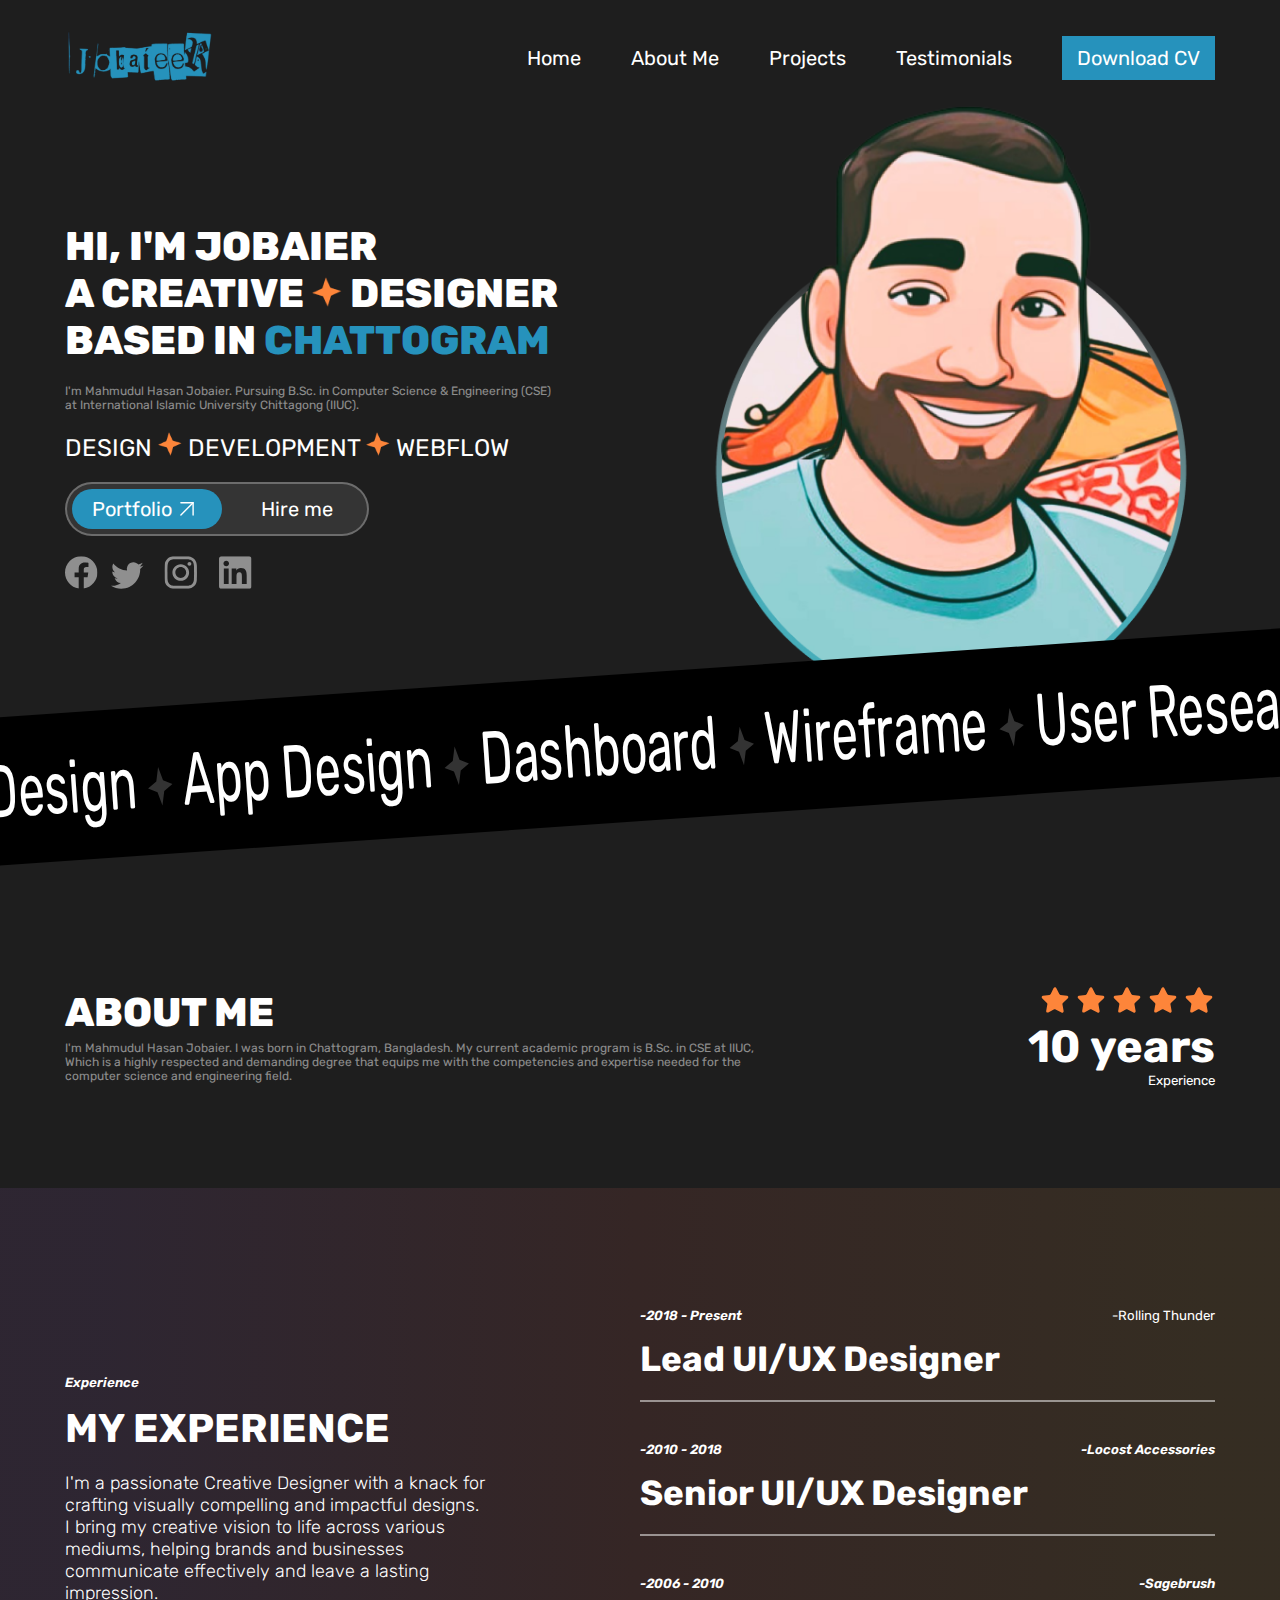
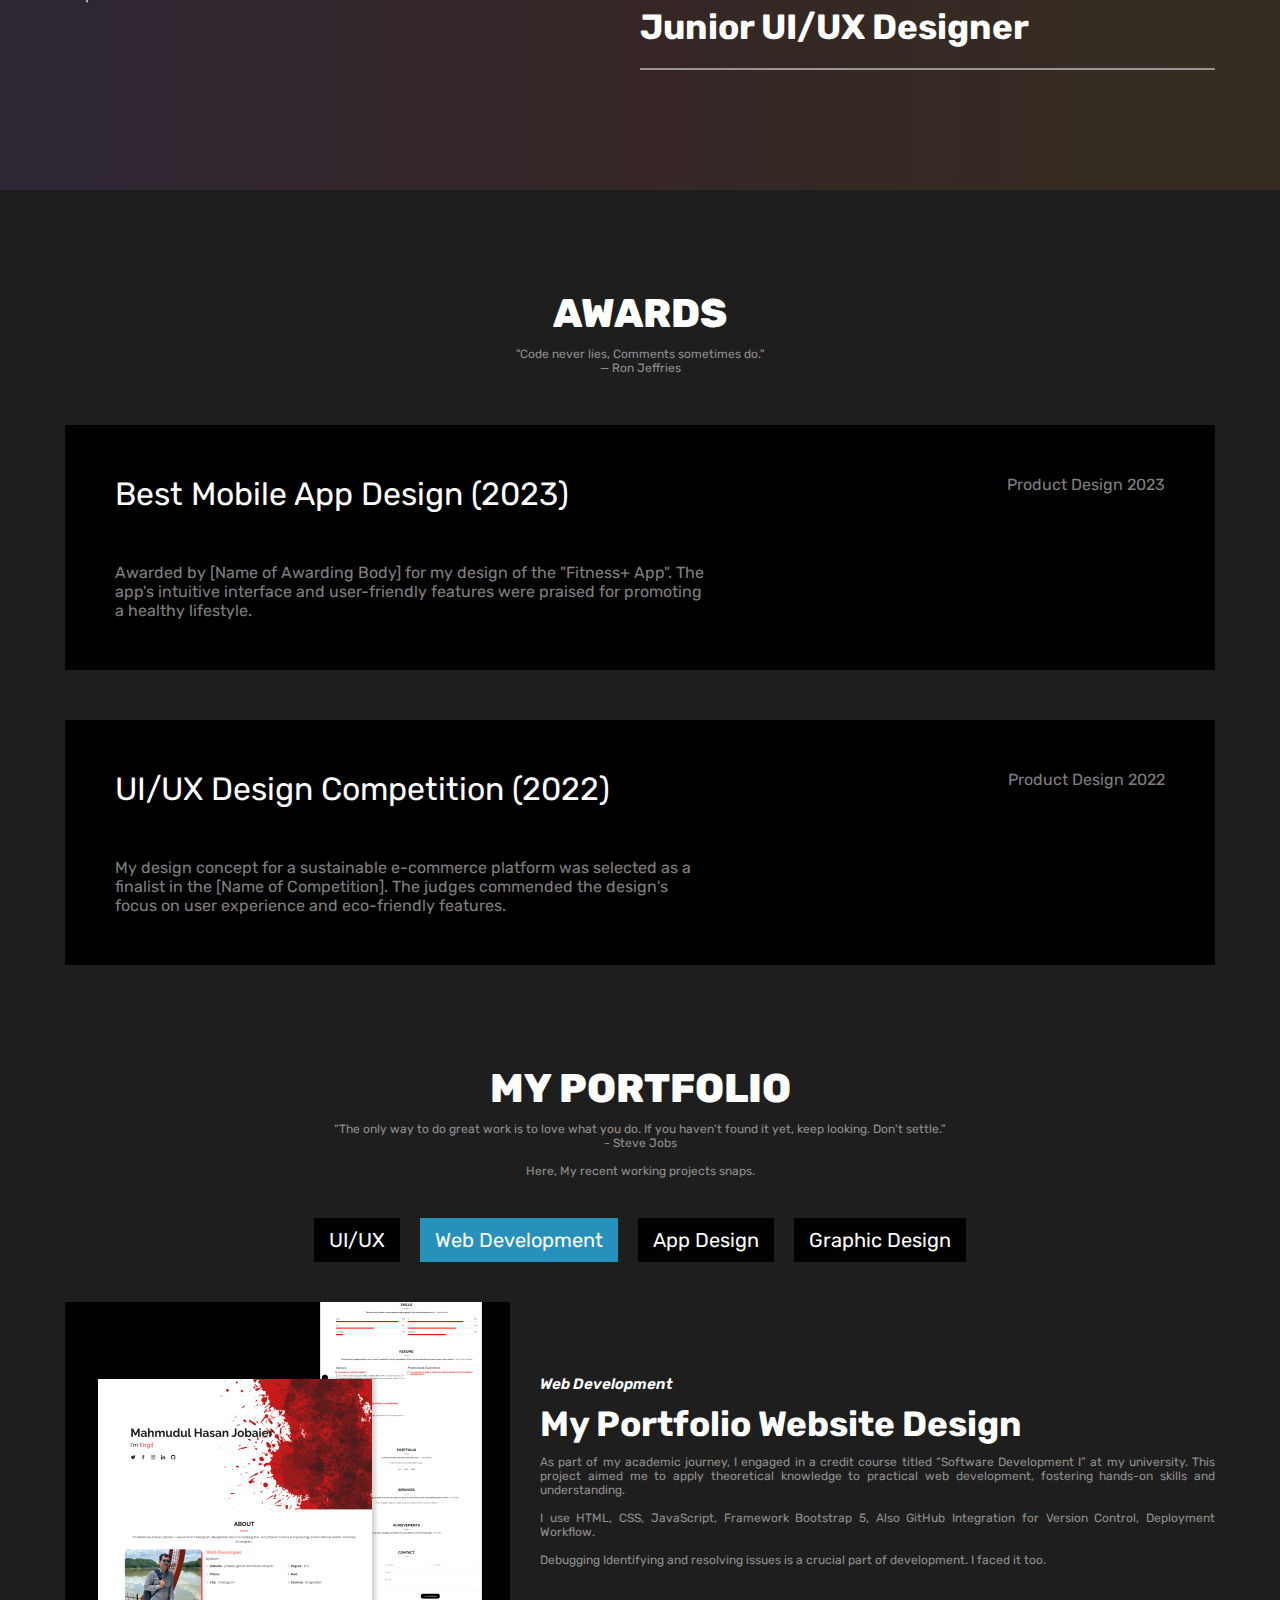
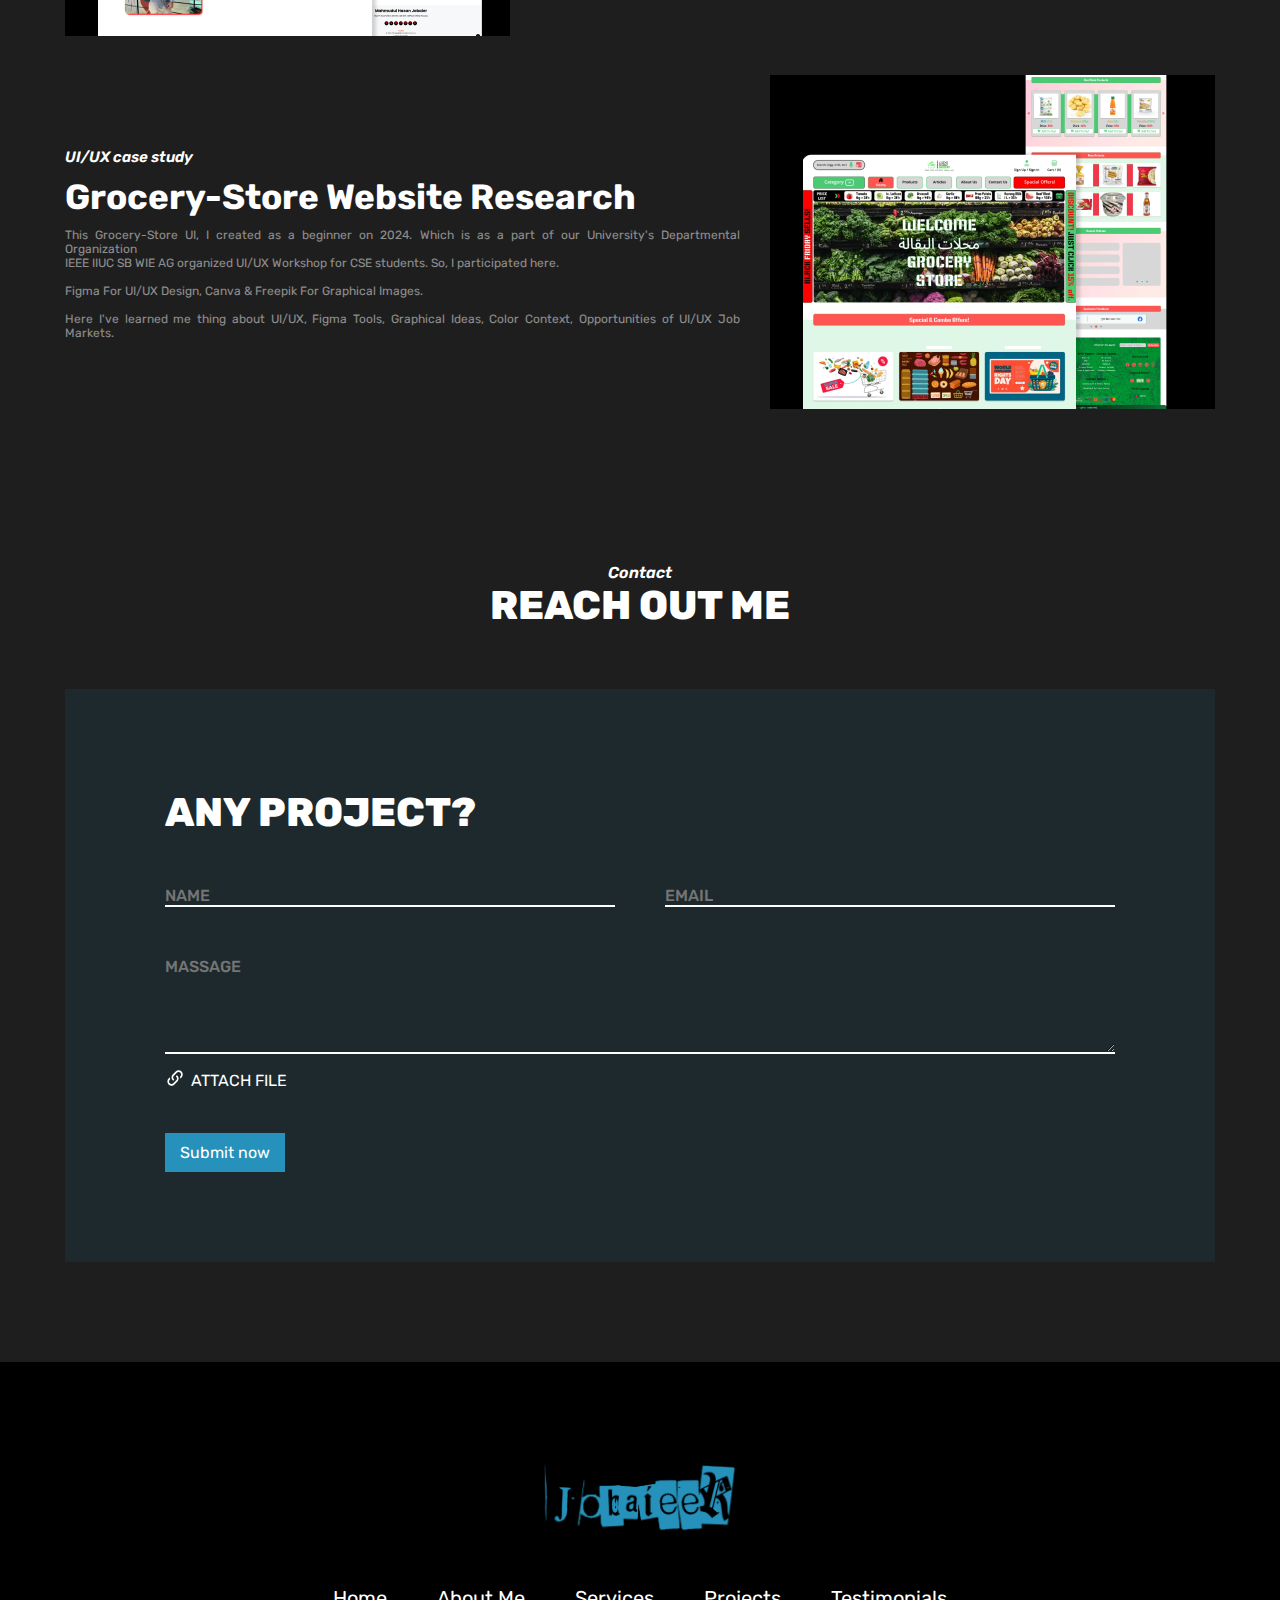
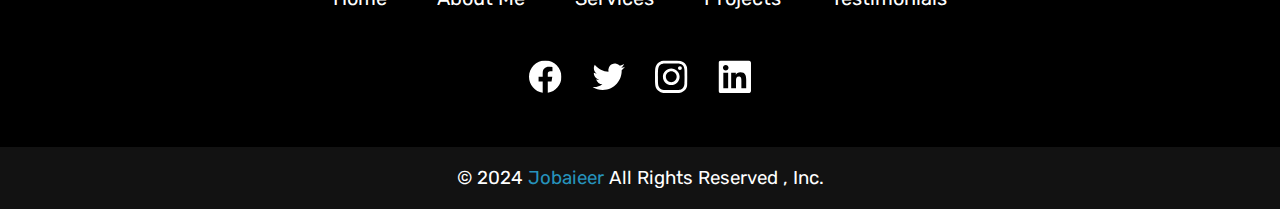
<file: index.html>
<!DOCTYPE html>
<html lang="en">
  <head>
    <meta charset="UTF-8" />
    <meta name="viewport" content="width=device-width, initial-scale=1.0" />
    <title>Portfolio-Mahmudul Hasan Jobaier</title>

    <!-- ========= Fav Icon ========= -->
    <link rel="icon" type="image/png" href="./image/Fav-Icon.png" />

    <!-- ========= Main CSS Files ========= -->
    <link rel="stylesheet" href="./assets/css/global.css" />
    <link rel="stylesheet" href="./assets/css/style.css" />
    <link rel="stylesheet" href="./assets/css/responsive.css" />
  </head>

  <body>
    <!-- ========= Header ========= -->
    <header class="header container">
      <div class="navbar-wrapper">
        <!-- === Logo on Left === -->
        <div class="nav-logo">
          <a href="#home"
            ><img src="./image/Logo.png" alt="Jobaieer's Logo"
          /></a>
        </div>
        <!-- Logo on Left End -->

        <!-- ========= Navbar Menu on Right ========= -->
        <nav id="navbar">
          <ul id="nav-menu">
            <li><a href="#">Home</a></li>
            <li><a href="#about-me">About Me</a></li>
            <li><a href="#my-projects-l">Projects</a></li>
            <li><a href="#">Testimonials</a></li>
            <li><a href="#" class="download-cv button">Download CV</a></li>
          </ul>
        </nav>
        <!-- Navbar Menu End-->
      </div>
      <!-- Navbar-Wrapper End-->
    </header>
    <!-- Header End-->

    <!-- ========= Main ========= -->
    <main id="main">
      <!-- ========= Intro Section defined as a 'hero' ========= -->
      <section id="hero" class="container">
        <div class="hero-left">
          <h1>
            HI, I'M JOBAIER <br />
            A CREATIVE
            <img
              src="./image/StarIcon.png"
              alt="star"
              width="30px"
              height="30px"
            />
            DESIGNER
          </h1>
          <h1>BASED IN <span class="font-color">CHATTOGRAM</span></h1>
          <p>
            I'm Mahmudul Hasan Jobaier. Pursuing B.Sc. in Computer Science &
            Engineering (CSE) <br />at International Islamic University
            Chittagong (IIUC).
          </p>
          <div class="skills">
            <h4>
              DESIGN
              <img
                src="./image/StarIcon.png"
                alt="star"
                width="24px"
                height="24px"
              />
              DEVELOPMENT
              <img
                src="./image/StarIcon.png"
                alt="star"
                width="24px"
                height="24px"
              />
              WEBFLOW
            </h4>
          </div>
          <div class="portfolio-container">
            <a
              href="#my-portfolio"
              target="_blank"
              rel="noopener"
              aria-label="Visit Portfolio"
            >
              <h4 class="portfolio-h4">
                Portfolio
                <svg
                  width="30px"
                  height="30px"
                  viewBox="0 0 42 43"
                  fill="none"
                  xmlns="http://www.w3.org/2000/svg"
                >
                  <path
                    d="M12.25 30.0217L29.75 12.5217"
                    stroke="white"
                    stroke-width="2"
                    stroke-linecap="round"
                    stroke-linejoin="round"
                  />
                  <path
                    d="M12.25 12.5217H29.75V30.0217"
                    stroke="white"
                    stroke-width="2"
                    stroke-linecap="round"
                    stroke-linejoin="round"
                  />
                </svg>
              </h4>
            </a>
            <h4>Hire me</h4>
          </div>
          <div class="social-media">
            <svg
              width="33"
              height="33"
              viewBox="0 0 33 33"
              fill="none"
              xmlns="http://www.w3.org/2000/svg"
            >
              <g clip-path="url(#clip0_2_99)">
                <a
                  href="https://www.facebook.com/jobaieer"
                  target="_blank"
                  rel="noopener"
                  aria-label="Visit Facebook Page"
                >
                  <path
                    d="M32.4752 16.5094C32.4752 7.54155 25.2054 0.271729 16.2376 0.271729C7.26983 0.271729 0 7.54155 0 16.5094C0 24.6139 5.93783 31.3316 13.7005 32.5497V21.203H9.57766V16.5094H13.7005V12.932C13.7005 8.86245 16.1247 6.61455 19.8337 6.61455C21.6097 6.61455 23.4684 6.93169 23.4684 6.93169V10.9277H21.421C19.404 10.9277 18.7748 12.1794 18.7748 13.4648V16.5094H23.2782L22.5582 21.203H18.7748V32.5497C26.5374 31.3316 32.4752 24.6139 32.4752 16.5094Z"
                    fill="white"
                    fill-opacity="0.5"
                  />
                </a>
              </g>
              <defs>
                <clipPath id="clip0_2_99">
                  <rect
                    width="32.4752"
                    height="32.4752"
                    fill="white"
                    transform="translate(0 0.271729)"
                  />
                </clipPath>
              </defs>
            </svg>
            <svg
              width="50"
              height="27"
              viewBox="0 0 33 27"
              fill="none"
              xmlns="http://www.w3.org/2000/svg"
            >
              <a
                href="https://www.x.com/jobaieer"
                target="_blank"
                rel="noopener"
                aria-label="Visit x"
              >
                <path
                  d="M10.7247 26.7021C22.9765 26.7021 29.6796 16.5491 29.6796 7.74716C29.6796 7.46174 29.6732 7.16997 29.6605 6.88454C30.9645 5.94154 32.0898 4.7735 32.9835 3.43531C31.7691 3.97562 30.4798 4.3285 29.1595 4.48188C30.5496 3.64858 31.5905 2.33951 32.0892 0.797333C30.7814 1.5724 29.3512 2.11914 27.8598 2.41412C26.855 1.34643 25.5264 0.639489 24.0795 0.402602C22.6326 0.165715 21.1479 0.412073 19.8551 1.10359C18.5622 1.7951 17.5332 2.89326 16.927 4.22827C16.3209 5.56328 16.1714 7.06079 16.5017 8.48927C13.8536 8.35639 11.2629 7.66847 8.89771 6.47013C6.5325 5.27178 4.44551 3.58976 2.77205 1.5331C1.92151 2.99953 1.66125 4.73479 2.04415 6.38622C2.42705 8.03765 3.42439 9.48132 4.83347 10.4238C3.77562 10.3902 2.74094 10.1054 1.81492 9.59292V9.67538C1.81397 11.2143 2.34599 12.706 3.32053 13.897C4.29508 15.088 5.65201 15.9048 7.16065 16.2085C6.18072 16.4766 5.15224 16.5157 4.15479 16.3227C4.5805 17.6461 5.40878 18.8037 6.52403 19.6337C7.63928 20.4638 8.98586 20.925 10.3758 20.9529C8.01607 22.8065 5.10108 23.8119 2.10035 23.8072C1.56819 23.8064 1.03656 23.7738 0.508301 23.7095C3.55672 25.6652 7.10285 26.7039 10.7247 26.7021Z"
                  fill="white"
                  fill-opacity="0.5"
                />
              </a>
            </svg>
            <svg
              width="50"
              height="33"
              viewBox="0 0 33 33"
              fill="none"
              xmlns="http://www.w3.org/2000/svg"
            >
              <g clip-path="url(#clip0_2_97)">
                <a
                  href="https://www.instagram.com/jobaieer"
                  target="_blank"
                  rel="noopener"
                  aria-label="Visit Instagram"
                >
                  <path
                    d="M16.2542 3.19565C20.5927 3.19565 21.1065 3.21468 22.8127 3.29079C24.3984 3.36056 25.2547 3.62696 25.8255 3.84896C26.5803 4.14073 27.1258 4.49593 27.6903 5.06044C28.2612 5.63129 28.61 6.17043 28.9018 6.92523C29.1238 7.49608 29.3902 8.3587 29.46 9.93807C29.5361 11.6506 29.5551 12.1644 29.5551 16.4965C29.5551 20.835 29.5361 21.3488 29.46 23.055C29.3902 24.6407 29.1238 25.497 28.9018 26.0679C28.61 26.8227 28.2548 27.3681 27.6903 27.9327C27.1195 28.5035 26.5803 28.8524 25.8255 29.1441C25.2547 29.3661 24.3921 29.6325 22.8127 29.7023C21.1001 29.7784 20.5864 29.7974 16.2542 29.7974C11.9157 29.7974 11.402 29.7784 9.69575 29.7023C8.11004 29.6325 7.25376 29.3661 6.68291 29.1441C5.92811 28.8524 5.38263 28.4972 4.81812 27.9327C4.24726 27.3618 3.89841 26.8227 3.60664 26.0679C3.38464 25.497 3.11824 24.6344 3.04847 23.055C2.97236 21.3425 2.95333 20.8287 2.95333 16.4965C2.95333 12.1581 2.97236 11.6443 3.04847 9.93807C3.11824 8.35236 3.38464 7.49608 3.60664 6.92523C3.89841 6.17043 4.25361 5.62495 4.81812 5.06044C5.38897 4.48958 5.92811 4.14073 6.68291 3.84896C7.25376 3.62696 8.11639 3.36056 9.69575 3.29079C11.402 3.21468 11.9157 3.19565 16.2542 3.19565ZM16.2542 0.271606C11.846 0.271606 11.2941 0.290635 9.56255 0.366749C7.8373 0.442863 6.65119 0.721947 5.62366 1.12154C4.55172 1.54017 3.6447 2.092 2.74401 2.99902C1.83699 3.8997 1.28517 4.80672 0.86654 5.87232C0.466942 6.9062 0.187858 8.08596 0.111744 9.81121C0.03563 11.5491 0.0166016 12.101 0.0166016 16.5092C0.0166016 20.9175 0.03563 21.4693 0.111744 23.2009C0.187858 24.9262 0.466942 26.1123 0.86654 27.1398C1.28517 28.2117 1.83699 29.1188 2.74401 30.0194C3.6447 30.9201 4.55172 31.4783 5.61731 31.8906C6.65119 32.2902 7.83096 32.5693 9.5562 32.6454C11.2878 32.7215 11.8396 32.7405 16.2479 32.7405C20.6561 32.7405 21.208 32.7215 22.9396 32.6454C24.6648 32.5693 25.8509 32.2902 26.8785 31.8906C27.944 31.4783 28.8511 30.9201 29.7517 30.0194C30.6524 29.1188 31.2106 28.2117 31.6229 27.1461C32.0225 26.1123 32.3016 24.9325 32.3777 23.2072C32.4538 21.4757 32.4728 20.9238 32.4728 16.5156C32.4728 12.1073 32.4538 11.5555 32.3777 9.8239C32.3016 8.09865 32.0225 6.91254 31.6229 5.885C31.2233 4.80672 30.6715 3.8997 29.7644 2.99902C28.8638 2.09834 27.9567 1.54017 26.8911 1.12789C25.8573 0.72829 24.6775 0.449205 22.9522 0.373092C21.2143 0.290635 20.6625 0.271606 16.2542 0.271606Z"
                    fill="white"
                    fill-opacity="0.5"
                  />
                  <path
                    d="M16.2541 8.16846C11.6493 8.16846 7.91333 11.9044 7.91333 16.5093C7.91333 21.1142 11.6493 24.8501 16.2541 24.8501C20.859 24.8501 24.595 21.1142 24.595 16.5093C24.595 11.9044 20.859 8.16846 16.2541 8.16846ZM16.2541 21.9197C13.2667 21.9197 10.8437 19.4967 10.8437 16.5093C10.8437 13.5218 13.2667 11.0988 16.2541 11.0988C19.2416 11.0988 21.6646 13.5218 21.6646 16.5093C21.6646 19.4967 19.2416 21.9197 16.2541 21.9197Z"
                    fill="white"
                    fill-opacity="0.5"
                  />
                  <path
                    d="M26.872 7.83848C26.872 8.91677 25.9967 9.78573 24.9248 9.78573C23.8465 9.78573 22.9775 8.91042 22.9775 7.83848C22.9775 6.7602 23.8528 5.89124 24.9248 5.89124C25.9967 5.89124 26.872 6.76655 26.872 7.83848Z"
                    fill="white"
                    fill-opacity="0.5"
                  />
                </a>
              </g>
              <defs>
                <clipPath id="clip0_2_97">
                  <rect
                    width="32.4752"
                    height="32.4752"
                    fill="white"
                    transform="translate(0.0166016 0.271606)"
                  />
                </clipPath>
              </defs>
            </svg>
            <svg
              width="50"
              height="33"
              viewBox="0 0 33 33"
              fill="none"
              xmlns="http://www.w3.org/2000/svg"
            >
              <g clip-path="url(#clip0_2_96)">
                <a
                  href="https://www.linkedin.com/in/jobaieer"
                  target="_blank"
                  rel="noopener"
                  aria-label="Visit Linked In"
                >
                  <path
                    d="M30.596 0.271606H2.92224C1.59659 0.271606 0.524658 1.31817 0.524658 2.61211V30.4C0.524658 31.6939 1.59659 32.7469 2.92224 32.7469H30.596C31.9216 32.7469 32.9999 31.6939 32.9999 30.4064V2.61211C32.9999 1.31817 31.9216 0.271606 30.596 0.271606ZM10.1594 27.9453H5.33886V12.4435H10.1594V27.9453ZM7.74913 10.3313C6.20148 10.3313 4.95195 9.08179 4.95195 7.54048C4.95195 5.99917 6.20148 4.74964 7.74913 4.74964C9.29044 4.74964 10.54 5.99917 10.54 7.54048C10.54 9.07544 9.29044 10.3313 7.74913 10.3313ZM28.1984 27.9453H23.3842V20.4101C23.3842 18.615 23.3525 16.2999 20.8788 16.2999C18.3734 16.2999 17.9928 18.2598 17.9928 20.2832V27.9453H13.1849V12.4435H17.8025V14.562H17.8659C18.5066 13.3442 20.0796 12.0566 22.4201 12.0566C27.2977 12.0566 28.1984 15.266 28.1984 19.4396V27.9453Z"
                    fill="white"
                    fill-opacity="0.5"
                  />
                </a>
              </g>
              <defs>
                <clipPath id="clip0_2_96">
                  <rect
                    width="32.4752"
                    height="32.4752"
                    fill="white"
                    transform="translate(0.524658 0.271606)"
                  />
                </clipPath>
              </defs>
            </svg>
          </div>
        </div>
        <div class="hero-right">
          <img src="./image/Jobaieer.png" alt="Mahmudul Hasan Jobaier" />
        </div>
      </section>
      <!-- 'hero' Section End -->

      <!-- ========= Banner Section  ========= -->
      <section id="banner-container" class="container">
        <div class="banner container">
          <h1>
            UX Design
            <svg
              width="20"
              height="20"
              viewBox="0 0 35 35"
              fill="none"
              xmlns="http://www.w3.org/2000/svg"
            >
              <path
                d="M16.3757 0.500967L21.9159 12.446L34.5116 16.2836L22.5666 21.8237L18.729 34.4194L13.1888 22.4744L0.59315 18.6368L12.5382 13.0966L16.3757 0.500967Z"
                fill="white"
                fill-opacity="0.2"
              />
            </svg>
            App Design
            <svg
              width="20"
              height="20"
              viewBox="0 0 35 35"
              fill="none"
              xmlns="http://www.w3.org/2000/svg"
            >
              <path
                d="M16.3757 0.500967L21.9159 12.446L34.5116 16.2836L22.5666 21.8237L18.729 34.4194L13.1888 22.4744L0.59315 18.6368L12.5382 13.0966L16.3757 0.500967Z"
                fill="white"
                fill-opacity="0.2"
              />
            </svg>
            Dashboard
            <svg
              width="20"
              height="20"
              viewBox="0 0 35 35"
              fill="none"
              xmlns="http://www.w3.org/2000/svg"
            >
              <path
                d="M16.3757 0.500967L21.9159 12.446L34.5116 16.2836L22.5666 21.8237L18.729 34.4194L13.1888 22.4744L0.59315 18.6368L12.5382 13.0966L16.3757 0.500967Z"
                fill="white"
                fill-opacity="0.2"
              />
            </svg>
            Wireframe
            <svg
              width="20"
              height="20"
              viewBox="0 0 35 35"
              fill="none"
              xmlns="http://www.w3.org/2000/svg"
            >
              <path
                d="M16.3757 0.500967L21.9159 12.446L34.5116 16.2836L22.5666 21.8237L18.729 34.4194L13.1888 22.4744L0.59315 18.6368L12.5382 13.0966L16.3757 0.500967Z"
                fill="white"
                fill-opacity="0.2"
              />
            </svg>
            User Research
            <svg
              width="20"
              height="20"
              viewBox="0 0 35 35"
              fill="none"
              xmlns="http://www.w3.org/2000/svg"
            >
              <path
                d="M16.3757 0.500967L21.9159 12.446L34.5116 16.2836L22.5666 21.8237L18.729 34.4194L13.1888 22.4744L0.59315 18.6368L12.5382 13.0966L16.3757 0.500967Z"
                fill="white"
                fill-opacity="0.2"
              />
            </svg>
            UX Design
            <svg
              width="20"
              height="20"
              viewBox="0 0 35 35"
              fill="none"
              xmlns="http://www.w3.org/2000/svg"
            >
              <path
                d="M16.3757 0.500967L21.9159 12.446L34.5116 16.2836L22.5666 21.8237L18.729 34.4194L13.1888 22.4744L0.59315 18.6368L12.5382 13.0966L16.3757 0.500967Z"
                fill="white"
                fill-opacity="0.2"
              />
            </svg>
            App Design
          </h1>
        </div>
      </section>
      <!-- Banner Section End -->

      <!-- ========= About Me Section  ========= -->
      <section id="about-me" class="container">
        <div class="about-me-left">
          <h1>ABOUT ME</h1>
          <p>
            I'm Mahmudul Hasan Jobaier. I was born in Chattogram, Bangladesh. My
            current academic program is B.Sc. in CSE at IIUC, <br />
            Which is a highly respected and demanding degree that equips me with
            the competencies and expertise needed for the <br />computer science
            and engineering field.
          </p>
        </div>
        <div class="about-me-right">
          <svg
            width="32"
            height="32"
            viewBox="0 0 32 32"
            fill="none"
            xmlns="http://www.w3.org/2000/svg"
          >
            <path
              d="M23.8912 19.0934C23.5459 19.428 23.3872 19.912 23.4659 20.3867L24.6512 26.9467C24.7512 27.5027 24.5165 28.0654 24.0512 28.3867C23.5952 28.72 22.9885 28.76 22.4912 28.4934L16.5858 25.4134C16.3805 25.304 16.1525 25.2454 15.9192 25.2387H15.5578C15.4325 25.2574 15.3099 25.2974 15.1979 25.3587L9.29118 28.4534C8.99918 28.6 8.66852 28.652 8.34452 28.6C7.55518 28.4507 7.02852 27.6987 7.15785 26.9054L8.34452 20.3454C8.42318 19.8667 8.26452 19.38 7.91918 19.04L3.10452 14.3734C2.70185 13.9827 2.56185 13.396 2.74585 12.8667C2.92452 12.3387 3.38052 11.9534 3.93118 11.8667L10.5578 10.9054C11.0619 10.8534 11.5045 10.5467 11.7312 10.0934L14.6512 4.10671C14.7205 3.97337 14.8099 3.85071 14.9179 3.74671L15.0378 3.65337C15.1005 3.58404 15.1725 3.52671 15.2525 3.48004L15.3979 3.42671L15.6245 3.33337H16.1859C16.6872 3.38537 17.1285 3.68537 17.3592 4.13337L20.3179 10.0934C20.5312 10.5294 20.9459 10.832 21.4245 10.9054L28.0512 11.8667C28.6112 11.9467 29.0792 12.3334 29.2645 12.8667C29.4392 13.4014 29.2885 13.988 28.8779 14.3734L23.8912 19.0934Z"
              fill="#FD853A"
            />
          </svg>
          <svg
            width="32"
            height="32"
            viewBox="0 0 32 32"
            fill="none"
            xmlns="http://www.w3.org/2000/svg"
          >
            <path
              d="M23.8912 19.0934C23.5459 19.428 23.3872 19.912 23.4659 20.3867L24.6512 26.9467C24.7512 27.5027 24.5165 28.0654 24.0512 28.3867C23.5952 28.72 22.9885 28.76 22.4912 28.4934L16.5858 25.4134C16.3805 25.304 16.1525 25.2454 15.9192 25.2387H15.5578C15.4325 25.2574 15.3099 25.2974 15.1979 25.3587L9.29118 28.4534C8.99918 28.6 8.66852 28.652 8.34452 28.6C7.55518 28.4507 7.02852 27.6987 7.15785 26.9054L8.34452 20.3454C8.42318 19.8667 8.26452 19.38 7.91918 19.04L3.10452 14.3734C2.70185 13.9827 2.56185 13.396 2.74585 12.8667C2.92452 12.3387 3.38052 11.9534 3.93118 11.8667L10.5578 10.9054C11.0619 10.8534 11.5045 10.5467 11.7312 10.0934L14.6512 4.10671C14.7205 3.97337 14.8099 3.85071 14.9179 3.74671L15.0378 3.65337C15.1005 3.58404 15.1725 3.52671 15.2525 3.48004L15.3979 3.42671L15.6245 3.33337H16.1859C16.6872 3.38537 17.1285 3.68537 17.3592 4.13337L20.3179 10.0934C20.5312 10.5294 20.9459 10.832 21.4245 10.9054L28.0512 11.8667C28.6112 11.9467 29.0792 12.3334 29.2645 12.8667C29.4392 13.4014 29.2885 13.988 28.8779 14.3734L23.8912 19.0934Z"
              fill="#FD853A"
            />
          </svg>
          <svg
            width="32"
            height="32"
            viewBox="0 0 32 32"
            fill="none"
            xmlns="http://www.w3.org/2000/svg"
          >
            <path
              d="M23.8912 19.0934C23.5459 19.428 23.3872 19.912 23.4659 20.3867L24.6512 26.9467C24.7512 27.5027 24.5165 28.0654 24.0512 28.3867C23.5952 28.72 22.9885 28.76 22.4912 28.4934L16.5858 25.4134C16.3805 25.304 16.1525 25.2454 15.9192 25.2387H15.5578C15.4325 25.2574 15.3099 25.2974 15.1979 25.3587L9.29118 28.4534C8.99918 28.6 8.66852 28.652 8.34452 28.6C7.55518 28.4507 7.02852 27.6987 7.15785 26.9054L8.34452 20.3454C8.42318 19.8667 8.26452 19.38 7.91918 19.04L3.10452 14.3734C2.70185 13.9827 2.56185 13.396 2.74585 12.8667C2.92452 12.3387 3.38052 11.9534 3.93118 11.8667L10.5578 10.9054C11.0619 10.8534 11.5045 10.5467 11.7312 10.0934L14.6512 4.10671C14.7205 3.97337 14.8099 3.85071 14.9179 3.74671L15.0378 3.65337C15.1005 3.58404 15.1725 3.52671 15.2525 3.48004L15.3979 3.42671L15.6245 3.33337H16.1859C16.6872 3.38537 17.1285 3.68537 17.3592 4.13337L20.3179 10.0934C20.5312 10.5294 20.9459 10.832 21.4245 10.9054L28.0512 11.8667C28.6112 11.9467 29.0792 12.3334 29.2645 12.8667C29.4392 13.4014 29.2885 13.988 28.8779 14.3734L23.8912 19.0934Z"
              fill="#FD853A"
            />
          </svg>
          <svg
            width="32"
            height="32"
            viewBox="0 0 32 32"
            fill="none"
            xmlns="http://www.w3.org/2000/svg"
          >
            <path
              d="M23.8912 19.0934C23.5459 19.428 23.3872 19.912 23.4659 20.3867L24.6512 26.9467C24.7512 27.5027 24.5165 28.0654 24.0512 28.3867C23.5952 28.72 22.9885 28.76 22.4912 28.4934L16.5858 25.4134C16.3805 25.304 16.1525 25.2454 15.9192 25.2387H15.5578C15.4325 25.2574 15.3099 25.2974 15.1979 25.3587L9.29118 28.4534C8.99918 28.6 8.66852 28.652 8.34452 28.6C7.55518 28.4507 7.02852 27.6987 7.15785 26.9054L8.34452 20.3454C8.42318 19.8667 8.26452 19.38 7.91918 19.04L3.10452 14.3734C2.70185 13.9827 2.56185 13.396 2.74585 12.8667C2.92452 12.3387 3.38052 11.9534 3.93118 11.8667L10.5578 10.9054C11.0619 10.8534 11.5045 10.5467 11.7312 10.0934L14.6512 4.10671C14.7205 3.97337 14.8099 3.85071 14.9179 3.74671L15.0378 3.65337C15.1005 3.58404 15.1725 3.52671 15.2525 3.48004L15.3979 3.42671L15.6245 3.33337H16.1859C16.6872 3.38537 17.1285 3.68537 17.3592 4.13337L20.3179 10.0934C20.5312 10.5294 20.9459 10.832 21.4245 10.9054L28.0512 11.8667C28.6112 11.9467 29.0792 12.3334 29.2645 12.8667C29.4392 13.4014 29.2885 13.988 28.8779 14.3734L23.8912 19.0934Z"
              fill="#FD853A"
            />
          </svg>
          <svg
            width="32"
            height="32"
            viewBox="0 0 32 32"
            fill="none"
            xmlns="http://www.w3.org/2000/svg"
          >
            <path
              d="M23.8912 19.0934C23.5459 19.428 23.3872 19.912 23.4659 20.3867L24.6512 26.9467C24.7512 27.5027 24.5165 28.0654 24.0512 28.3867C23.5952 28.72 22.9885 28.76 22.4912 28.4934L16.5858 25.4134C16.3805 25.304 16.1525 25.2454 15.9192 25.2387H15.5578C15.4325 25.2574 15.3099 25.2974 15.1979 25.3587L9.29118 28.4534C8.99918 28.6 8.66852 28.652 8.34452 28.6C7.55518 28.4507 7.02852 27.6987 7.15785 26.9054L8.34452 20.3454C8.42318 19.8667 8.26452 19.38 7.91918 19.04L3.10452 14.3734C2.70185 13.9827 2.56185 13.396 2.74585 12.8667C2.92452 12.3387 3.38052 11.9534 3.93118 11.8667L10.5578 10.9054C11.0619 10.8534 11.5045 10.5467 11.7312 10.0934L14.6512 4.10671C14.7205 3.97337 14.8099 3.85071 14.9179 3.74671L15.0378 3.65337C15.1005 3.58404 15.1725 3.52671 15.2525 3.48004L15.3979 3.42671L15.6245 3.33337H16.1859C16.6872 3.38537 17.1285 3.68537 17.3592 4.13337L20.3179 10.0934C20.5312 10.5294 20.9459 10.832 21.4245 10.9054L28.0512 11.8667C28.6112 11.9467 29.0792 12.3334 29.2645 12.8667C29.4392 13.4014 29.2885 13.988 28.8779 14.3734L23.8912 19.0934Z"
              fill="#FD853A"
            />
          </svg>

          <h1>10 years</h1>
          <h5>Experience</h5>
        </div>
      </section>
      <!-- About Me Section End -->

      <!-- ========= My Experience Section  ========= -->
      <section id="my-experience" class="my-experience-bg">
        <div class="my-experience-wrapper container">
          <div class="my-experience-left">
            <h5>Experience</h5>
            <h1>MY EXPERIENCE</h1>
            <p>
              I'm a passionate Creative Designer with a knack for <br />
              crafting visually compelling and impactful designs. <br />I bring
              my creative vision to life across various <br />
              mediums, helping brands and businesses <br />communicate
              effectively and leave a lasting <br />
              impression.
            </p>
          </div>
          <div class="my-experience-right">
            <div class="experience-block">
              <div class="right-up">
                <h5>-2018 - Present</h5>
                <p>-Rolling Thunder</p>
              </div>
              <h1>Lead UI/UX Designer</h1>
            </div>
            <div class="experience-block">
              <div class="right-up">
                <h5>-2010 - 2018</h5>
                <h5>-Locost Accessories</h5>
              </div>
              <h1>Senior UI/UX Designer</h1>
            </div>
            <div class="experience-block">
              <div class="right-up">
                <h5>-2006 - 2010</h5>
                <h5>-Sagebrush</h5>
              </div>
              <h1>Junior UI/UX Designer</h1>
            </div>
          </div>
        </div>
      </section>
      <!-- My Experience Section End -->

      <!-- ========= Awards Section  ========= -->
      <section id="awards" class="container">
        <div class="top">
          <h1>AWARDS</h1>
          <p>
            "Code never lies, Comments sometimes do." <br />
            — Ron Jeffries
          </p>
        </div>
        <div class="awards-details">
          <div class="awards-f">
            <div class="awards-flex-fs">
              <h1>Best Mobile App Design (2023)</h1>
              <p>Product Design 2023</p>
            </div>
            <p>
              Awarded by [Name of Awarding Body] for my design of the "Fitness+
              App". The <br />
              app's intuitive interface and user-friendly features were praised
              for promoting <br />
              a healthy lifestyle.
            </p>
          </div>
          <div class="awards-s">
            <div class="awards-flex-fs">
              <h1>UI/UX Design Competition (2022)</h1>
              <p>Product Design 2022</p>
            </div>
            <p>
              My design concept for a sustainable e-commerce platform was
              selected as a <br />
              finalist in the [Name of Competition]. The judges commended the
              design's <br />
              focus on user experience and eco-friendly features.
            </p>
          </div>
        </div>
      </section>
      <!--  Awards Section End -->

      <!-- ========= My Portfolio Section  ========= -->
      <section id="my-portfolio" class="container">
        <div class="top">
          <h1>MY PORTFOLIO</h1>
          <p>
            “The only way to do great work is to love what you do. If you
            haven't found it yet, keep looking. Don't settle.” <br />
            - Steve Jobs <br />
            <br />
            Here, My recent working projects snaps.
          </p>
        </div>
        <div id="my-projects-l" class="my-projects">
          <ul class="my-projects-button">
            <li><a href="#" class="uiux normal-button">UI/UX</a></li>
            <li>
              <a href="#" class="web-development button">Web Development</a>
            </li>
            <li><a href="#" class="app-design normal-button">App Design</a></li>
            <li>
              <a href="#" class="graphic-design normal-button"
                >Graphic Design</a
              >
            </li>
          </ul>
        </div>
        <div class="my-projects-wrapper">
          <div class="my-f-project">
            <div class="my-projects-left projects-img">
              <a
                href="https://tinyurl.com/jobaieer"
                target="_blank"
                rel="noopener"
                aria-label="Visit My Portfolio Website"
              >
                <img
                  src="./image/my-portfolio-img/project1.png"
                  alt="Web-Development Project-1"
                />
              </a>
            </div>
            <div class="my-projects-Right projects-text">
              <h3>Web Development</h3>
              <h1>My Portfolio Website Design</h1>
              <p>
                As part of my academic journey, I engaged in a credit course
                titled “Software Development I” at my university. This project
                aimed me to apply theoretical knowledge to practical web
                development, fostering hands-on skills and understanding. <br />
                <br />I use HTML, CSS, JavaScript, Framework Bootstrap 5, Also
                GitHub Integration for Version Control, Deployment Workflow.
                <br />
                <br />
                Debugging Identifying and resolving issues is a crucial part of
                development. I faced it too.
              </p>
            </div>
          </div>
          <div class="my-S-project">
            <div class="my-projects-left projects-text">
              <h3>UI/UX case study</h3>
              <h1>Grocery-Store Website Research</h1>
              <p>
                This Grocery-Store UI, I created as a beginner on 2024. Which is
                as a part of our University's Departmental Organization
                <br />IEEE IIUC SB WIE AG organized UI/UX Workshop for CSE
                students. So, I participated here. <br />
                <br />Figma For UI/UX Design, Canva & Freepik For Graphical
                Images. <br />
                <br />Here I've learned me thing about UI/UX, Figma Tools,
                Graphical Ideas, Color Context, Opportunities of UI/UX Job
                Markets.
              </p>
            </div>
            <div class="my-projects-right projects-img">
              <a
                href="https://www.figma.com/design/epAjasexHpo5okOWQMXW7g/Grocery-Store-Website?node-id=0-1&t=gasgIcLlndpGgzWu-1"
                target="_blank"
                rel="noopener"
                aria-label="Visit Grocery-Store UI Design by Me [Password-123456]"
              >
                <img
                  src="./image/my-portfolio-img/project2.png"
                  alt="Web-Development-UI/UX Project-2"
                />
              </a>
            </div>
          </div>
        </div>
      </section>
      <!--  My Portfolio Section End  -->

      <!-- ========= Contact Section  ========= -->
      <section id="contact" class="container">
        <div class="contact-wrapper">
          <div class="contact-gap top">
            <h4>Contact</h4>
            <h1>REACH OUT ME</h1>
          </div>
          <div class="contact-form-bg">
            <div class="contact-form">
              <h1>ANY PROJECT?</h1>
              <form
                action="/submit"
                method="post"
                enctype="multipart/form-data"
                class="form-email"
              >
                <div class="contact-name-email">
                  <input
                    type="text"
                    id="name"
                    name="name"
                    placeholder="NAME"
                    required
                  />
                  <input
                    type="email"
                    id="email"
                    email="email"
                    placeholder="EMAIL"
                    required
                  />
                </div>
                <div class="contact-massage">
                  <textarea
                    name="massage"
                    id="massage"
                    placeholder="MASSAGE"
                    rows="5"
                    required
                  ></textarea>
                </div>
                <div class="file-input-container">
                  <span class="file-icon"
                    ><svg
                      width="21"
                      height="20"
                      viewBox="0 0 21 20"
                      fill="none"
                      xmlns="http://www.w3.org/2000/svg"
                    >
                      <path
                        d="M8.88857 11.1751C9.23024 11.5001 9.23024 12.0334 8.88857 12.3584C8.56357 12.6834 8.03024 12.6834 7.70524 12.3584C6.92472 11.5767 6.48633 10.5172 6.48633 9.41259C6.48633 8.30795 6.92472 7.24845 7.70524 6.46676L10.6552 3.51676C11.4369 2.73624 12.4964 2.29785 13.6011 2.29785C14.7057 2.29785 15.7652 2.73624 16.5469 3.51676C17.3274 4.29845 17.7658 5.35795 17.7658 6.46259C17.7658 7.56724 17.3274 8.62674 16.5469 9.40843L15.3052 10.6501C15.3136 9.96676 15.2052 9.28343 14.9719 8.63343L15.3636 8.23343C15.5972 8.00233 15.7826 7.7272 15.9092 7.42395C16.0358 7.12071 16.101 6.79536 16.101 6.46676C16.101 6.13816 16.0358 5.81282 15.9092 5.50957C15.7826 5.20632 15.5972 4.93119 15.3636 4.70009C15.1325 4.46648 14.8573 4.28102 14.5541 4.15444C14.2508 4.02787 13.9255 3.9627 13.5969 3.9627C13.2683 3.9627 12.943 4.02787 12.6397 4.15444C12.3365 4.28102 12.0613 4.46648 11.8302 4.70009L8.88857 7.64176C8.65496 7.87286 8.46949 8.14799 8.34292 8.45124C8.21635 8.75448 8.15117 9.07982 8.15117 9.40843C8.15117 9.73703 8.21635 10.0624 8.34292 10.3656C8.46949 10.6689 8.65496 10.944 8.88857 11.1751ZM11.2386 7.64176C11.5636 7.31676 12.0969 7.31676 12.4219 7.64176C13.2024 8.42345 13.6408 9.48295 13.6408 10.5876C13.6408 11.6922 13.2024 12.7517 12.4219 13.5334L9.4719 16.4834C8.69021 17.2639 7.63072 17.7023 6.52607 17.7023C5.42142 17.7023 4.36193 17.2639 3.58024 16.4834C2.79972 15.7017 2.36133 14.6422 2.36133 13.5376C2.36133 12.4329 2.79972 11.3735 3.58024 10.5918L4.8219 9.35009C4.81357 10.0334 4.9219 10.7168 5.15524 11.3751L4.76357 11.7668C4.52996 11.9979 4.34449 12.273 4.21792 12.5762C4.09135 12.8795 4.02617 13.2048 4.02617 13.5334C4.02617 13.862 4.09135 14.1874 4.21792 14.4906C4.34449 14.7939 4.52996 15.069 4.76357 15.3001C4.99466 15.5337 5.2698 15.7192 5.57305 15.8457C5.87629 15.9723 6.20163 16.0375 6.53024 16.0375C6.85884 16.0375 7.18418 15.9723 7.48743 15.8457C7.79068 15.7192 8.06581 15.5337 8.2969 15.3001L11.2386 12.3584C11.4722 12.1273 11.6576 11.8522 11.7842 11.549C11.9108 11.2457 11.976 10.9204 11.976 10.5918C11.976 10.2632 11.9108 9.93782 11.7842 9.63457C11.6576 9.33132 11.4722 9.05619 11.2386 8.82509C11.1576 8.74925 11.0931 8.65762 11.049 8.55585C11.0049 8.45408 10.9822 8.34434 10.9822 8.23343C10.9822 8.12251 11.0049 8.01278 11.049 7.91101C11.0931 7.80924 11.1576 7.7176 11.2386 7.64176Z"
                        fill="white"
                      />
                    </svg>
                  </span>
                  <label for="fileInput">ATTACH FILE</label>
                  <input
                    type="file"
                    id="fileInput"
                    class="file-input"
                    placeholder="Attach File"
                  />
                </div>
                <a href="#" class="submit-now button">Submit now</a>
              </form>
            </div>
          </div>
        </div>
      </section>
      <!-- Contact Section End -->
    </main>
    <!-- Main End -->

    <!-- ========= Footer Start  ========= -->
    <footer id="footer">
      <div class="footer-wrapper container">
        <div class="footer-logo">
          <a href="#home"
            ><img src="./image/Logo.png" alt="Jobaieer's Logo"
          /></a>
        </div>
        <div class="footer-menu">
          <ul id="footer-nav-menu">
            <li><a href="#">Home</a></li>
            <li><a href="#about-me">About Me</a></li>
            <li><a href="#">Services</a></li>
            <li><a href="#my-projects-l">Projects</a></li>
            <li><a href="#">Testimonials</a></li>
          </ul>
        </div>
        <div class="footer-sm">
          <ul>
            <li>
              <svg
                width="33"
                height="33"
                viewBox="0 0 33 33"
                fill="none"
                xmlns="http://www.w3.org/2000/svg"
              >
                <g clip-path="url(#clip0_2_225)">
                  <a
                    href="https://www.facebook.com/jobaieer"
                    target="_blank"
                    rel="noopener"
                    aria-label="Visit Facebook Page"
                  >
                    <path
                      d="M32.4752 16.763C32.4752 7.79522 25.2054 0.525391 16.2376 0.525391C7.26983 0.525391 0 7.79522 0 16.763C0 24.8676 5.93783 31.5852 13.7005 32.8034V21.4567H9.57766V16.763H13.7005V13.1857C13.7005 9.11611 16.1247 6.86821 19.8337 6.86821C21.6097 6.86821 23.4684 7.18535 23.4684 7.18535V11.1813H21.421C19.404 11.1813 18.7748 12.4331 18.7748 13.7185V16.763H23.2782L22.5582 21.4567H18.7748V32.8034C26.5374 31.5852 32.4752 24.8676 32.4752 16.763Z"
                      fill="white"
                    />
                  </a>
                </g>
                <defs>
                  <clipPath id="clip0_2_225">
                    <rect
                      width="32.4752"
                      height="32.4752"
                      fill="white"
                      transform="translate(0 0.525391)"
                    />
                  </clipPath>
                </defs>
              </svg>
            </li>
            <li>
              <svg
                width="33"
                height="33"
                viewBox="0 0 33 33"
                fill="none"
                xmlns="http://www.w3.org/2000/svg"
              >
                <g clip-path="url(#clip0_2_224)">
                  <a
                    href="https://www.twitter.com/jobaieer"
                    target="_blank"
                    rel="noopener"
                    aria-label="Visit Twitter"
                  >
                    <path
                      d="M10.7242 29.956C22.976 29.956 29.6791 19.803 29.6791 11.0011C29.6791 10.7156 29.6727 10.4239 29.6601 10.1384C30.964 9.19545 32.0893 8.02741 32.9831 6.68922C31.7687 7.22953 30.4793 7.5824 29.159 7.73579C30.5491 6.90249 31.59 5.59341 32.0887 4.05124C30.7809 4.8263 29.3507 5.37304 27.8593 5.66802C26.8545 4.60033 25.5259 3.8934 24.079 3.65651C22.6321 3.41962 21.1474 3.66598 19.8546 4.35749C18.5617 5.04901 17.5327 6.14716 16.9265 7.48217C16.3204 8.81719 16.1709 10.3147 16.5012 11.7432C13.8531 11.6103 11.2624 10.9224 8.89723 9.72403C6.53201 8.52569 4.44502 6.84366 2.77157 4.78701C1.92103 6.25344 1.66076 7.9887 2.04366 9.64013C2.42656 11.2916 3.4239 12.7352 4.83298 13.6777C3.77513 13.6442 2.74045 13.3593 1.81443 12.8468V12.9293C1.81349 14.4682 2.3455 15.9599 3.32005 17.1509C4.29459 18.342 5.65152 19.1587 7.16016 19.4624C6.18023 19.7305 5.15175 19.7696 4.1543 19.5766C4.58001 20.9 5.40829 22.0576 6.52354 22.8876C7.63879 23.7177 8.98537 24.1789 10.3753 24.2068C8.01558 26.0604 5.10059 27.0659 2.09986 27.0611C1.56771 27.0603 1.03608 27.0277 0.507812 26.9634C3.55623 28.9191 7.10236 29.9579 10.7242 29.956Z"
                      fill="white"
                    />
                  </a>
                </g>
                <defs>
                  <clipPath id="clip0_2_224">
                    <rect
                      width="32.4752"
                      height="32.4752"
                      fill="white"
                      transform="translate(0.507812 0.525391)"
                    />
                  </clipPath>
                </defs>
              </svg>
            </li>
            <li>
              <svg
                width="33"
                height="33"
                viewBox="0 0 33 33"
                fill="none"
                xmlns="http://www.w3.org/2000/svg"
              >
                <g clip-path="url(#clip0_2_223)">
                  <a
                    href="https://www.instagram.com/jobaieer"
                    target="_blank"
                    rel="noopener"
                    aria-label="Visit Instagram"
                  >
                    <path
                      d="M16.2542 3.44943C20.5927 3.44943 21.1065 3.46846 22.8127 3.54457C24.3984 3.61434 25.2547 3.88074 25.8255 4.10274C26.5803 4.39451 27.1258 4.74971 27.6903 5.31422C28.2612 5.88507 28.61 6.42421 28.9018 7.17901C29.1238 7.74986 29.3902 8.61249 29.46 10.1918C29.5361 11.9044 29.5551 12.4182 29.5551 16.7503C29.5551 21.0888 29.5361 21.6026 29.46 23.3088C29.3902 24.8945 29.1238 25.7508 28.9018 26.3216C28.61 27.0764 28.2548 27.6219 27.6903 28.1864C27.1195 28.7573 26.5803 29.1061 25.8255 29.3979C25.2547 29.6199 24.3921 29.8863 22.8127 29.9561C21.1001 30.0322 20.5864 30.0512 16.2542 30.0512C11.9157 30.0512 11.402 30.0322 9.69575 29.9561C8.11004 29.8863 7.25376 29.6199 6.68291 29.3979C5.92811 29.1061 5.38263 28.7509 4.81812 28.1864C4.24726 27.6156 3.89841 27.0764 3.60664 26.3216C3.38464 25.7508 3.11824 24.8882 3.04847 23.3088C2.97236 21.5962 2.95333 21.0825 2.95333 16.7503C2.95333 12.4118 2.97236 11.8981 3.04847 10.1918C3.11824 8.60614 3.38464 7.74986 3.60664 7.17901C3.89841 6.42421 4.25361 5.87873 4.81812 5.31422C5.38897 4.74337 5.92811 4.39451 6.68291 4.10274C7.25376 3.88074 8.11639 3.61434 9.69575 3.54457C11.402 3.46846 11.9157 3.44943 16.2542 3.44943ZM16.2542 0.525391C11.846 0.525391 11.2941 0.544419 9.56255 0.620533C7.8373 0.696647 6.65119 0.975731 5.62366 1.37533C4.55172 1.79395 3.6447 2.34578 2.74401 3.2528C1.83699 4.15348 1.28517 5.06051 0.86654 6.1261C0.466942 7.15998 0.187858 8.33975 0.111744 10.065C0.03563 11.8029 0.0166016 12.3548 0.0166016 16.763C0.0166016 21.1713 0.03563 21.7231 0.111744 23.4547C0.187858 25.1799 0.466942 26.366 0.86654 27.3936C1.28517 28.4655 1.83699 29.3725 2.74401 30.2732C3.6447 31.1739 4.55172 31.7321 5.61731 32.1444C6.65119 32.544 7.83096 32.823 9.5562 32.8992C11.2878 32.9753 11.8396 32.9943 16.2479 32.9943C20.6561 32.9943 21.208 32.9753 22.9396 32.8992C24.6648 32.823 25.8509 32.544 26.8785 32.1444C27.944 31.7321 28.8511 31.1739 29.7517 30.2732C30.6524 29.3725 31.2106 28.4655 31.6229 27.3999C32.0225 26.366 32.3016 25.1863 32.3777 23.461C32.4538 21.7294 32.4728 21.1776 32.4728 16.7694C32.4728 12.3611 32.4538 11.8093 32.3777 10.0777C32.3016 8.35243 32.0225 7.16632 31.6229 6.13879C31.2233 5.06051 30.6715 4.15348 29.7644 3.2528C28.8638 2.35212 27.9567 1.79395 26.8911 1.38167C25.8573 0.982074 24.6775 0.70299 22.9522 0.626876C21.2143 0.544419 20.6625 0.525391 16.2542 0.525391Z"
                      fill="white"
                    />
                    <path
                      d="M16.2541 8.42212C11.6493 8.42212 7.91333 12.158 7.91333 16.7629C7.91333 21.3678 11.6493 25.1037 16.2541 25.1037C20.859 25.1037 24.595 21.3678 24.595 16.7629C24.595 12.158 20.859 8.42212 16.2541 8.42212ZM16.2541 22.1734C13.2667 22.1734 10.8437 19.7504 10.8437 16.7629C10.8437 13.7755 13.2667 11.3525 16.2541 11.3525C19.2416 11.3525 21.6646 13.7755 21.6646 16.7629C21.6646 19.7504 19.2416 22.1734 16.2541 22.1734Z"
                      fill="white"
                    />
                    <path
                      d="M26.872 8.09227C26.872 9.17055 25.9967 10.0395 24.9248 10.0395C23.8465 10.0395 22.9775 9.16421 22.9775 8.09227C22.9775 7.01399 23.8528 6.14502 24.9248 6.14502C25.9967 6.14502 26.872 7.02033 26.872 8.09227Z"
                      fill="white"
                    />
                  </a>
                </g>
                <defs>
                  <clipPath id="clip0_2_223">
                    <rect
                      width="32.4752"
                      height="32.4752"
                      fill="white"
                      transform="translate(0.0166016 0.525391)"
                    />
                  </clipPath>
                </defs>
              </svg>
            </li>
            <li>
              <svg
                width="33"
                height="33"
                viewBox="0 0 33 33"
                fill="none"
                xmlns="http://www.w3.org/2000/svg"
              >
                <g clip-path="url(#clip0_2_222)">
                  <a
                    href="https://www.linkedin.com/in/jobaieer"
                    target="_blank"
                    rel="noopener"
                    aria-label="Visit Linked In"
                  >
                    <path
                      d="M30.5957 0.525391H2.922C1.59635 0.525391 0.524414 1.57196 0.524414 2.86589V30.6538C0.524414 31.9477 1.59635 33.0006 2.922 33.0006H30.5957C31.9214 33.0006 32.9997 31.9477 32.9997 30.6601V2.86589C32.9997 1.57196 31.9214 0.525391 30.5957 0.525391ZM10.1592 28.1991H5.33862V12.6973H10.1592V28.1991ZM7.74889 10.5851C6.20124 10.5851 4.9517 9.33557 4.9517 7.79426C4.9517 6.25296 6.20124 5.00342 7.74889 5.00342C9.29019 5.00342 10.5397 6.25296 10.5397 7.79426C10.5397 9.32923 9.29019 10.5851 7.74889 10.5851ZM28.1981 28.1991H23.3839V20.6638C23.3839 18.8688 23.3522 16.5537 20.8785 16.5537C18.3731 16.5537 17.9925 18.5136 17.9925 20.537V28.1991H13.1847V12.6973H17.8023V14.8158H17.8657C18.5063 13.5979 20.0793 12.3104 22.4198 12.3104C27.2975 12.3104 28.1981 15.5198 28.1981 19.6934V28.1991Z"
                      fill="white"
                    />
                  </a>
                </g>
                <defs>
                  <clipPath id="clip0_2_222">
                    <rect
                      width="32.4752"
                      height="32.4752"
                      fill="white"
                      transform="translate(0.524414 0.525391)"
                    />
                  </clipPath>
                </defs>
              </svg>
            </li>
          </ul>
        </div>
      </div>
      <div class="footer-copyright">
        <h3 class="container">
          © 2024 <span class="fn-color">Jobaieer</span> All Rights Reserved ,
          Inc.
        </h3>
      </div>
    </footer>
    <!-- Footer End -->
  </body>
</html>
</file>
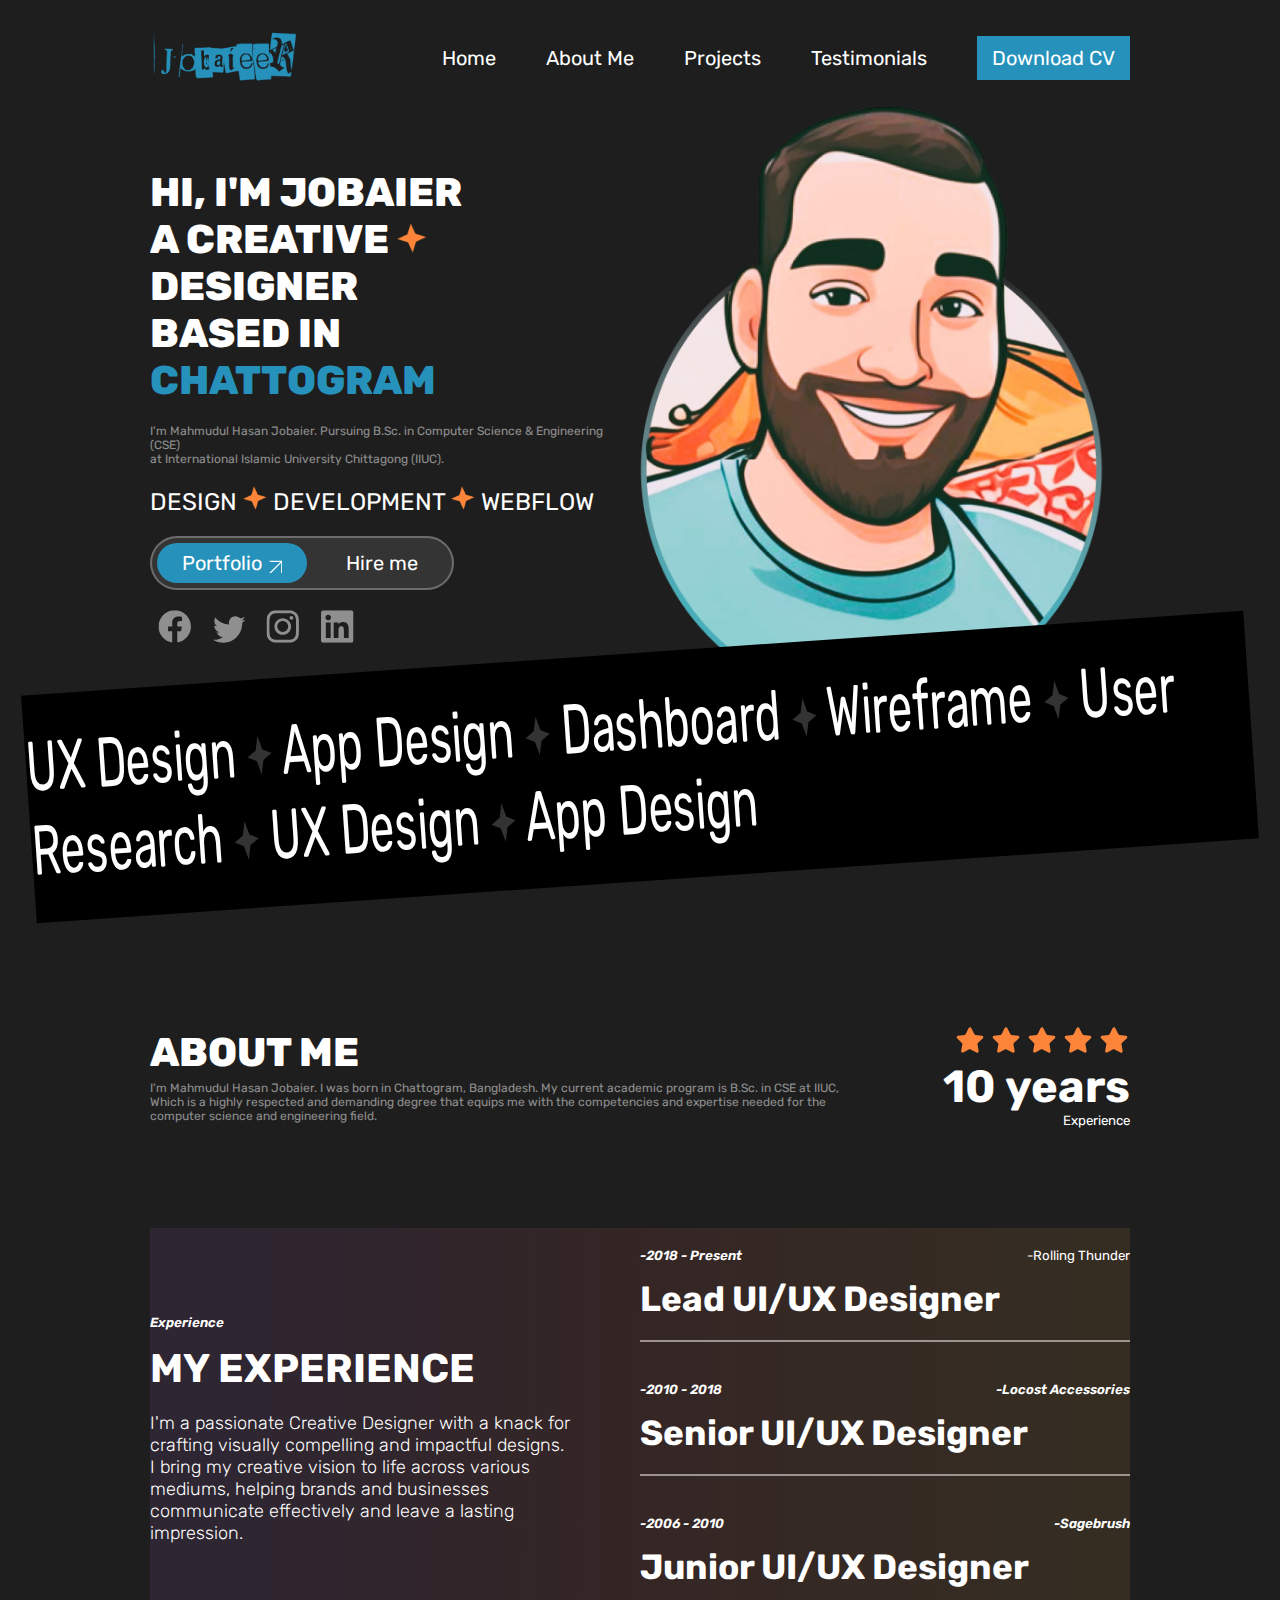
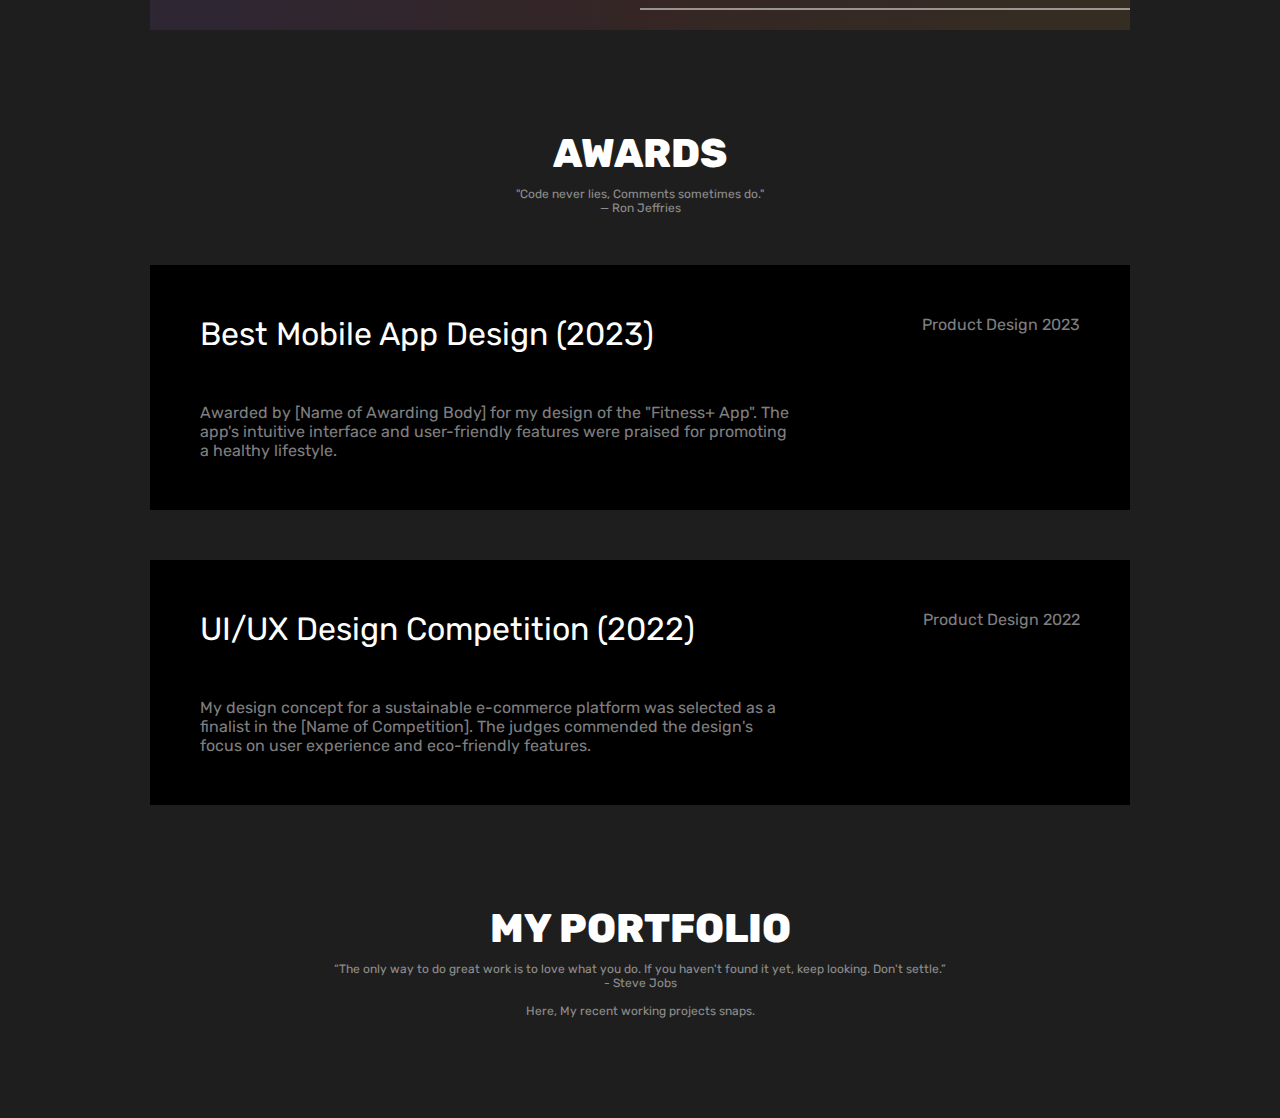
<file: First Assignment/Portfolio/index.html>
<!DOCTYPE html>
<html lang="en">
  <head>
    <meta charset="UTF-8" />
    <meta name="viewport" content="width=device-width, initial-scale=1.0" />
    <title>Portfolio-Mahmudul Hasan Jobaier</title>

    <!-- ========= Fav Icon ========= -->
    <link rel="icon" type="image/png" href="./image/Fav-Icon.png" />

    <!-- ========= Main CSS Files ========= -->
    <link rel="stylesheet" href="./assets/css/global.css" />
    <link rel="stylesheet" href="./assets/css/style.css" />
  </head>

  <body class="container">
    <!-- ========= Header ========= -->
    <header class="header">
      <div class="navbar-wrapper">
        <!-- === Logo on Left === -->
        <div class="nav-logo">
          <a href="#home"
            ><img src="./image/Logo.png" alt="Jobaieer's Logo"
          /></a>
        </div>
        <!-- Logo on Left End -->

        <!-- ========= Navbar Menu on Right ========= -->
        <nav id="navbar">
          <ul id="nav-menu">
            <li><a href="#">Home</a></li>
            <li><a href="#">About Me</a></li>
            <li><a href="#">Projects</a></li>
            <li><a href="#">Testimonials</a></li>
            <li><a href="#" class="download-cv">Download CV</a></li>
          </ul>
        </nav>
        <!-- Navbar Menu End-->
      </div>
      <!-- Navbar-Wrapper End-->
    </header>
    <!-- Header End-->

    <!-- ========= Intro Section defined as a 'hero' ========= -->
    <section id="hero">
      <div class="hero-left">
        <h1>
          HI, I'M JOBAIER <br />
          A CREATIVE
          <img
            src="./image/StarIcon.png"
            alt="star"
            width="30px"
            height="30px"
          />
          DESIGNER
        </h1>

        <h1>BASED IN <span class="font-color">CHATTOGRAM</span></h1>
        <p>
          I'm Mahmudul Hasan Jobaier. Pursuing B.Sc. in Computer Science &
          Engineering (CSE) <br />at International Islamic University Chittagong
          (IIUC).
        </p>
        <div class="skills">
          <h4>
            DESIGN
            <img
              src="./image/StarIcon.png"
              alt="star"
              width="24px"
              height="24px"
            />
            DEVELOPMENT
            <img
              src="./image/StarIcon.png"
              alt="star"
              width="24px"
              height="24px"
            />
            WEBFLOW
          </h4>
        </div>
        <div class="portfolio-container">
          <a
            href="#porfolio"
            target="_blank"
            rel="noopener"
            aria-label="Visit Portfolio"
          >
            <h4 class="portfolio-h4">
              Portfolio
              <svg
                width="20"
                height="20"
                viewBox="0 0 30 30"
                fill="none"
                xmlns="http://www.w3.org/2000/svg"
              >
                <path
                  d="M12.25 30.0217L29.75 12.5217"
                  stroke="white"
                  stroke-width="2"
                  stroke-linecap="round"
                  stroke-linejoin="round"
                />
                <path
                  d="M12.25 12.5217H29.75V30.0217"
                  stroke="white"
                  stroke-width="2"
                  stroke-linecap="round"
                  stroke-linejoin="round"
                />
              </svg>
            </h4>
          </a>
          <h4>Hire me</h4>
        </div>
        <div class="social-media">
          <svg
            width="50"
            height="33"
            viewBox="0 0 33 33"
            fill="none"
            xmlns="http://www.w3.org/2000/svg"
          >
            <g clip-path="url(#clip0_2_99)">
              <a
                href="https://www.facebook.com/jobaieer"
                target="_blank"
                rel="noopener"
                aria-label="Visit Facebook"
              >
                <path
                  d="M32.4752 16.5094C32.4752 7.54155 25.2054 0.271729 16.2376 0.271729C7.26983 0.271729 0 7.54155 0 16.5094C0 24.6139 5.93783 31.3316 13.7005 32.5497V21.203H9.57766V16.5094H13.7005V12.932C13.7005 8.86245 16.1247 6.61455 19.8337 6.61455C21.6097 6.61455 23.4684 6.93169 23.4684 6.93169V10.9277H21.421C19.404 10.9277 18.7748 12.1794 18.7748 13.4648V16.5094H23.2782L22.5582 21.203H18.7748V32.5497C26.5374 31.3316 32.4752 24.6139 32.4752 16.5094Z"
                  fill="white"
                  fill-opacity="0.5"
                />
              </a>
            </g>
            <defs>
              <clipPath id="clip0_2_99">
                <rect
                  width="32.4752"
                  height="32.4752"
                  fill="white"
                  transform="translate(0 0.271729)"
                />
              </clipPath>
            </defs>
          </svg>
          <svg
            width="50"
            height="27"
            viewBox="0 0 33 27"
            fill="none"
            xmlns="http://www.w3.org/2000/svg"
          >
            <a
              href="https://www.x.com/jobaieer"
              target="_blank"
              rel="noopener"
              aria-label="Visit x"
            >
              <path
                d="M10.7247 26.7021C22.9765 26.7021 29.6796 16.5491 29.6796 7.74716C29.6796 7.46174 29.6732 7.16997 29.6605 6.88454C30.9645 5.94154 32.0898 4.7735 32.9835 3.43531C31.7691 3.97562 30.4798 4.3285 29.1595 4.48188C30.5496 3.64858 31.5905 2.33951 32.0892 0.797333C30.7814 1.5724 29.3512 2.11914 27.8598 2.41412C26.855 1.34643 25.5264 0.639489 24.0795 0.402602C22.6326 0.165715 21.1479 0.412073 19.8551 1.10359C18.5622 1.7951 17.5332 2.89326 16.927 4.22827C16.3209 5.56328 16.1714 7.06079 16.5017 8.48927C13.8536 8.35639 11.2629 7.66847 8.89771 6.47013C6.5325 5.27178 4.44551 3.58976 2.77205 1.5331C1.92151 2.99953 1.66125 4.73479 2.04415 6.38622C2.42705 8.03765 3.42439 9.48132 4.83347 10.4238C3.77562 10.3902 2.74094 10.1054 1.81492 9.59292V9.67538C1.81397 11.2143 2.34599 12.706 3.32053 13.897C4.29508 15.088 5.65201 15.9048 7.16065 16.2085C6.18072 16.4766 5.15224 16.5157 4.15479 16.3227C4.5805 17.6461 5.40878 18.8037 6.52403 19.6337C7.63928 20.4638 8.98586 20.925 10.3758 20.9529C8.01607 22.8065 5.10108 23.8119 2.10035 23.8072C1.56819 23.8064 1.03656 23.7738 0.508301 23.7095C3.55672 25.6652 7.10285 26.7039 10.7247 26.7021Z"
                fill="white"
                fill-opacity="0.5"
              />
            </a>
          </svg>

          <svg
            width="50"
            height="33"
            viewBox="0 0 33 33"
            fill="none"
            xmlns="http://www.w3.org/2000/svg"
          >
            <g clip-path="url(#clip0_2_97)">
              <a
                href="https://www.instagram.com/"
                target="_blank"
                rel="noopener"
                aria-label="Visit Instagram"
              >
                <path
                  d="M16.2542 3.19565C20.5927 3.19565 21.1065 3.21468 22.8127 3.29079C24.3984 3.36056 25.2547 3.62696 25.8255 3.84896C26.5803 4.14073 27.1258 4.49593 27.6903 5.06044C28.2612 5.63129 28.61 6.17043 28.9018 6.92523C29.1238 7.49608 29.3902 8.3587 29.46 9.93807C29.5361 11.6506 29.5551 12.1644 29.5551 16.4965C29.5551 20.835 29.5361 21.3488 29.46 23.055C29.3902 24.6407 29.1238 25.497 28.9018 26.0679C28.61 26.8227 28.2548 27.3681 27.6903 27.9327C27.1195 28.5035 26.5803 28.8524 25.8255 29.1441C25.2547 29.3661 24.3921 29.6325 22.8127 29.7023C21.1001 29.7784 20.5864 29.7974 16.2542 29.7974C11.9157 29.7974 11.402 29.7784 9.69575 29.7023C8.11004 29.6325 7.25376 29.3661 6.68291 29.1441C5.92811 28.8524 5.38263 28.4972 4.81812 27.9327C4.24726 27.3618 3.89841 26.8227 3.60664 26.0679C3.38464 25.497 3.11824 24.6344 3.04847 23.055C2.97236 21.3425 2.95333 20.8287 2.95333 16.4965C2.95333 12.1581 2.97236 11.6443 3.04847 9.93807C3.11824 8.35236 3.38464 7.49608 3.60664 6.92523C3.89841 6.17043 4.25361 5.62495 4.81812 5.06044C5.38897 4.48958 5.92811 4.14073 6.68291 3.84896C7.25376 3.62696 8.11639 3.36056 9.69575 3.29079C11.402 3.21468 11.9157 3.19565 16.2542 3.19565ZM16.2542 0.271606C11.846 0.271606 11.2941 0.290635 9.56255 0.366749C7.8373 0.442863 6.65119 0.721947 5.62366 1.12154C4.55172 1.54017 3.6447 2.092 2.74401 2.99902C1.83699 3.8997 1.28517 4.80672 0.86654 5.87232C0.466942 6.9062 0.187858 8.08596 0.111744 9.81121C0.03563 11.5491 0.0166016 12.101 0.0166016 16.5092C0.0166016 20.9175 0.03563 21.4693 0.111744 23.2009C0.187858 24.9262 0.466942 26.1123 0.86654 27.1398C1.28517 28.2117 1.83699 29.1188 2.74401 30.0194C3.6447 30.9201 4.55172 31.4783 5.61731 31.8906C6.65119 32.2902 7.83096 32.5693 9.5562 32.6454C11.2878 32.7215 11.8396 32.7405 16.2479 32.7405C20.6561 32.7405 21.208 32.7215 22.9396 32.6454C24.6648 32.5693 25.8509 32.2902 26.8785 31.8906C27.944 31.4783 28.8511 30.9201 29.7517 30.0194C30.6524 29.1188 31.2106 28.2117 31.6229 27.1461C32.0225 26.1123 32.3016 24.9325 32.3777 23.2072C32.4538 21.4757 32.4728 20.9238 32.4728 16.5156C32.4728 12.1073 32.4538 11.5555 32.3777 9.8239C32.3016 8.09865 32.0225 6.91254 31.6229 5.885C31.2233 4.80672 30.6715 3.8997 29.7644 2.99902C28.8638 2.09834 27.9567 1.54017 26.8911 1.12789C25.8573 0.72829 24.6775 0.449205 22.9522 0.373092C21.2143 0.290635 20.6625 0.271606 16.2542 0.271606Z"
                  fill="white"
                  fill-opacity="0.5"
                />
                <path
                  d="M16.2541 8.16846C11.6493 8.16846 7.91333 11.9044 7.91333 16.5093C7.91333 21.1142 11.6493 24.8501 16.2541 24.8501C20.859 24.8501 24.595 21.1142 24.595 16.5093C24.595 11.9044 20.859 8.16846 16.2541 8.16846ZM16.2541 21.9197C13.2667 21.9197 10.8437 19.4967 10.8437 16.5093C10.8437 13.5218 13.2667 11.0988 16.2541 11.0988C19.2416 11.0988 21.6646 13.5218 21.6646 16.5093C21.6646 19.4967 19.2416 21.9197 16.2541 21.9197Z"
                  fill="white"
                  fill-opacity="0.5"
                />
                <path
                  d="M26.872 7.83848C26.872 8.91677 25.9967 9.78573 24.9248 9.78573C23.8465 9.78573 22.9775 8.91042 22.9775 7.83848C22.9775 6.7602 23.8528 5.89124 24.9248 5.89124C25.9967 5.89124 26.872 6.76655 26.872 7.83848Z"
                  fill="white"
                  fill-opacity="0.5"
                />
              </a>
            </g>
            <defs>
              <clipPath id="clip0_2_97">
                <rect
                  width="32.4752"
                  height="32.4752"
                  fill="white"
                  transform="translate(0.0166016 0.271606)"
                />
              </clipPath>
            </defs>
          </svg>
          <svg
            width="50"
            height="33"
            viewBox="0 0 33 33"
            fill="none"
            xmlns="http://www.w3.org/2000/svg"
          >
            <g clip-path="url(#clip0_2_96)">
              <a
                href="https://www.linkedin.com/in/jobaieer"
                target="_blank"
                rel="noopener"
                aria-label="Visit Linked In"
              >
                <path
                  d="M30.596 0.271606H2.92224C1.59659 0.271606 0.524658 1.31817 0.524658 2.61211V30.4C0.524658 31.6939 1.59659 32.7469 2.92224 32.7469H30.596C31.9216 32.7469 32.9999 31.6939 32.9999 30.4064V2.61211C32.9999 1.31817 31.9216 0.271606 30.596 0.271606ZM10.1594 27.9453H5.33886V12.4435H10.1594V27.9453ZM7.74913 10.3313C6.20148 10.3313 4.95195 9.08179 4.95195 7.54048C4.95195 5.99917 6.20148 4.74964 7.74913 4.74964C9.29044 4.74964 10.54 5.99917 10.54 7.54048C10.54 9.07544 9.29044 10.3313 7.74913 10.3313ZM28.1984 27.9453H23.3842V20.4101C23.3842 18.615 23.3525 16.2999 20.8788 16.2999C18.3734 16.2999 17.9928 18.2598 17.9928 20.2832V27.9453H13.1849V12.4435H17.8025V14.562H17.8659C18.5066 13.3442 20.0796 12.0566 22.4201 12.0566C27.2977 12.0566 28.1984 15.266 28.1984 19.4396V27.9453Z"
                  fill="white"
                  fill-opacity="0.5"
                />
              </a>
            </g>
            <defs>
              <clipPath id="clip0_2_96">
                <rect
                  width="32.4752"
                  height="32.4752"
                  fill="white"
                  transform="translate(0.524658 0.271606)"
                />
              </clipPath>
            </defs>
          </svg>
        </div>
      </div>
      <div class="hero-right">
        <img src="./image/Jobaieer.png" alt="Mahmudul Hasan Jobaier" />
      </div>
    </section>
    <!-- 'hero' Section End -->

    <!-- ========= Banner Section  ========= -->
    <section id="banner-container">
      <div class="banner">
        <h1>
          UX Design
          <svg
            width="20"
            height="20"
            viewBox="0 0 35 35"
            fill="none"
            xmlns="http://www.w3.org/2000/svg"
          >
            <path
              d="M16.3757 0.500967L21.9159 12.446L34.5116 16.2836L22.5666 21.8237L18.729 34.4194L13.1888 22.4744L0.59315 18.6368L12.5382 13.0966L16.3757 0.500967Z"
              fill="white"
              fill-opacity="0.2"
            />
          </svg>
          App Design
          <svg
            width="20"
            height="20"
            viewBox="0 0 35 35"
            fill="none"
            xmlns="http://www.w3.org/2000/svg"
          >
            <path
              d="M16.3757 0.500967L21.9159 12.446L34.5116 16.2836L22.5666 21.8237L18.729 34.4194L13.1888 22.4744L0.59315 18.6368L12.5382 13.0966L16.3757 0.500967Z"
              fill="white"
              fill-opacity="0.2"
            />
          </svg>
          Dashboard
          <svg
            width="20"
            height="20"
            viewBox="0 0 35 35"
            fill="none"
            xmlns="http://www.w3.org/2000/svg"
          >
            <path
              d="M16.3757 0.500967L21.9159 12.446L34.5116 16.2836L22.5666 21.8237L18.729 34.4194L13.1888 22.4744L0.59315 18.6368L12.5382 13.0966L16.3757 0.500967Z"
              fill="white"
              fill-opacity="0.2"
            />
          </svg>
          Wireframe
          <svg
            width="20"
            height="20"
            viewBox="0 0 35 35"
            fill="none"
            xmlns="http://www.w3.org/2000/svg"
          >
            <path
              d="M16.3757 0.500967L21.9159 12.446L34.5116 16.2836L22.5666 21.8237L18.729 34.4194L13.1888 22.4744L0.59315 18.6368L12.5382 13.0966L16.3757 0.500967Z"
              fill="white"
              fill-opacity="0.2"
            />
          </svg>
          User Research
          <svg
            width="20"
            height="20"
            viewBox="0 0 35 35"
            fill="none"
            xmlns="http://www.w3.org/2000/svg"
          >
            <path
              d="M16.3757 0.500967L21.9159 12.446L34.5116 16.2836L22.5666 21.8237L18.729 34.4194L13.1888 22.4744L0.59315 18.6368L12.5382 13.0966L16.3757 0.500967Z"
              fill="white"
              fill-opacity="0.2"
            />
          </svg>
          UX Design
          <svg
            width="20"
            height="20"
            viewBox="0 0 35 35"
            fill="none"
            xmlns="http://www.w3.org/2000/svg"
          >
            <path
              d="M16.3757 0.500967L21.9159 12.446L34.5116 16.2836L22.5666 21.8237L18.729 34.4194L13.1888 22.4744L0.59315 18.6368L12.5382 13.0966L16.3757 0.500967Z"
              fill="white"
              fill-opacity="0.2"
            />
          </svg>
          App Design
        </h1>
      </div>
    </section>
    <!-- Banner Section End -->

    <!-- ========= About Me Section  ========= -->
    <section id="about-me">
      <div class="about-me-left">
        <h1>ABOUT ME</h1>
        <p>
          I'm Mahmudul Hasan Jobaier. I was born in Chattogram, Bangladesh. My
          current academic program is B.Sc. in CSE at IIUC, <br />
          Which is a highly respected and demanding degree that equips me with
          the competencies and expertise needed for the <br />computer science
          and engineering field.
        </p>
      </div>
      <div class="about-me-right">
        <svg
          width="32"
          height="32"
          viewBox="0 0 32 32"
          fill="none"
          xmlns="http://www.w3.org/2000/svg"
        >
          <path
            d="M23.8912 19.0934C23.5459 19.428 23.3872 19.912 23.4659 20.3867L24.6512 26.9467C24.7512 27.5027 24.5165 28.0654 24.0512 28.3867C23.5952 28.72 22.9885 28.76 22.4912 28.4934L16.5858 25.4134C16.3805 25.304 16.1525 25.2454 15.9192 25.2387H15.5578C15.4325 25.2574 15.3099 25.2974 15.1979 25.3587L9.29118 28.4534C8.99918 28.6 8.66852 28.652 8.34452 28.6C7.55518 28.4507 7.02852 27.6987 7.15785 26.9054L8.34452 20.3454C8.42318 19.8667 8.26452 19.38 7.91918 19.04L3.10452 14.3734C2.70185 13.9827 2.56185 13.396 2.74585 12.8667C2.92452 12.3387 3.38052 11.9534 3.93118 11.8667L10.5578 10.9054C11.0619 10.8534 11.5045 10.5467 11.7312 10.0934L14.6512 4.10671C14.7205 3.97337 14.8099 3.85071 14.9179 3.74671L15.0378 3.65337C15.1005 3.58404 15.1725 3.52671 15.2525 3.48004L15.3979 3.42671L15.6245 3.33337H16.1859C16.6872 3.38537 17.1285 3.68537 17.3592 4.13337L20.3179 10.0934C20.5312 10.5294 20.9459 10.832 21.4245 10.9054L28.0512 11.8667C28.6112 11.9467 29.0792 12.3334 29.2645 12.8667C29.4392 13.4014 29.2885 13.988 28.8779 14.3734L23.8912 19.0934Z"
            fill="#FD853A"
          />
        </svg>
        <svg
          width="32"
          height="32"
          viewBox="0 0 32 32"
          fill="none"
          xmlns="http://www.w3.org/2000/svg"
        >
          <path
            d="M23.8912 19.0934C23.5459 19.428 23.3872 19.912 23.4659 20.3867L24.6512 26.9467C24.7512 27.5027 24.5165 28.0654 24.0512 28.3867C23.5952 28.72 22.9885 28.76 22.4912 28.4934L16.5858 25.4134C16.3805 25.304 16.1525 25.2454 15.9192 25.2387H15.5578C15.4325 25.2574 15.3099 25.2974 15.1979 25.3587L9.29118 28.4534C8.99918 28.6 8.66852 28.652 8.34452 28.6C7.55518 28.4507 7.02852 27.6987 7.15785 26.9054L8.34452 20.3454C8.42318 19.8667 8.26452 19.38 7.91918 19.04L3.10452 14.3734C2.70185 13.9827 2.56185 13.396 2.74585 12.8667C2.92452 12.3387 3.38052 11.9534 3.93118 11.8667L10.5578 10.9054C11.0619 10.8534 11.5045 10.5467 11.7312 10.0934L14.6512 4.10671C14.7205 3.97337 14.8099 3.85071 14.9179 3.74671L15.0378 3.65337C15.1005 3.58404 15.1725 3.52671 15.2525 3.48004L15.3979 3.42671L15.6245 3.33337H16.1859C16.6872 3.38537 17.1285 3.68537 17.3592 4.13337L20.3179 10.0934C20.5312 10.5294 20.9459 10.832 21.4245 10.9054L28.0512 11.8667C28.6112 11.9467 29.0792 12.3334 29.2645 12.8667C29.4392 13.4014 29.2885 13.988 28.8779 14.3734L23.8912 19.0934Z"
            fill="#FD853A"
          />
        </svg>
        <svg
          width="32"
          height="32"
          viewBox="0 0 32 32"
          fill="none"
          xmlns="http://www.w3.org/2000/svg"
        >
          <path
            d="M23.8912 19.0934C23.5459 19.428 23.3872 19.912 23.4659 20.3867L24.6512 26.9467C24.7512 27.5027 24.5165 28.0654 24.0512 28.3867C23.5952 28.72 22.9885 28.76 22.4912 28.4934L16.5858 25.4134C16.3805 25.304 16.1525 25.2454 15.9192 25.2387H15.5578C15.4325 25.2574 15.3099 25.2974 15.1979 25.3587L9.29118 28.4534C8.99918 28.6 8.66852 28.652 8.34452 28.6C7.55518 28.4507 7.02852 27.6987 7.15785 26.9054L8.34452 20.3454C8.42318 19.8667 8.26452 19.38 7.91918 19.04L3.10452 14.3734C2.70185 13.9827 2.56185 13.396 2.74585 12.8667C2.92452 12.3387 3.38052 11.9534 3.93118 11.8667L10.5578 10.9054C11.0619 10.8534 11.5045 10.5467 11.7312 10.0934L14.6512 4.10671C14.7205 3.97337 14.8099 3.85071 14.9179 3.74671L15.0378 3.65337C15.1005 3.58404 15.1725 3.52671 15.2525 3.48004L15.3979 3.42671L15.6245 3.33337H16.1859C16.6872 3.38537 17.1285 3.68537 17.3592 4.13337L20.3179 10.0934C20.5312 10.5294 20.9459 10.832 21.4245 10.9054L28.0512 11.8667C28.6112 11.9467 29.0792 12.3334 29.2645 12.8667C29.4392 13.4014 29.2885 13.988 28.8779 14.3734L23.8912 19.0934Z"
            fill="#FD853A"
          />
        </svg>
        <svg
          width="32"
          height="32"
          viewBox="0 0 32 32"
          fill="none"
          xmlns="http://www.w3.org/2000/svg"
        >
          <path
            d="M23.8912 19.0934C23.5459 19.428 23.3872 19.912 23.4659 20.3867L24.6512 26.9467C24.7512 27.5027 24.5165 28.0654 24.0512 28.3867C23.5952 28.72 22.9885 28.76 22.4912 28.4934L16.5858 25.4134C16.3805 25.304 16.1525 25.2454 15.9192 25.2387H15.5578C15.4325 25.2574 15.3099 25.2974 15.1979 25.3587L9.29118 28.4534C8.99918 28.6 8.66852 28.652 8.34452 28.6C7.55518 28.4507 7.02852 27.6987 7.15785 26.9054L8.34452 20.3454C8.42318 19.8667 8.26452 19.38 7.91918 19.04L3.10452 14.3734C2.70185 13.9827 2.56185 13.396 2.74585 12.8667C2.92452 12.3387 3.38052 11.9534 3.93118 11.8667L10.5578 10.9054C11.0619 10.8534 11.5045 10.5467 11.7312 10.0934L14.6512 4.10671C14.7205 3.97337 14.8099 3.85071 14.9179 3.74671L15.0378 3.65337C15.1005 3.58404 15.1725 3.52671 15.2525 3.48004L15.3979 3.42671L15.6245 3.33337H16.1859C16.6872 3.38537 17.1285 3.68537 17.3592 4.13337L20.3179 10.0934C20.5312 10.5294 20.9459 10.832 21.4245 10.9054L28.0512 11.8667C28.6112 11.9467 29.0792 12.3334 29.2645 12.8667C29.4392 13.4014 29.2885 13.988 28.8779 14.3734L23.8912 19.0934Z"
            fill="#FD853A"
          />
        </svg>
        <svg
          width="32"
          height="32"
          viewBox="0 0 32 32"
          fill="none"
          xmlns="http://www.w3.org/2000/svg"
        >
          <path
            d="M23.8912 19.0934C23.5459 19.428 23.3872 19.912 23.4659 20.3867L24.6512 26.9467C24.7512 27.5027 24.5165 28.0654 24.0512 28.3867C23.5952 28.72 22.9885 28.76 22.4912 28.4934L16.5858 25.4134C16.3805 25.304 16.1525 25.2454 15.9192 25.2387H15.5578C15.4325 25.2574 15.3099 25.2974 15.1979 25.3587L9.29118 28.4534C8.99918 28.6 8.66852 28.652 8.34452 28.6C7.55518 28.4507 7.02852 27.6987 7.15785 26.9054L8.34452 20.3454C8.42318 19.8667 8.26452 19.38 7.91918 19.04L3.10452 14.3734C2.70185 13.9827 2.56185 13.396 2.74585 12.8667C2.92452 12.3387 3.38052 11.9534 3.93118 11.8667L10.5578 10.9054C11.0619 10.8534 11.5045 10.5467 11.7312 10.0934L14.6512 4.10671C14.7205 3.97337 14.8099 3.85071 14.9179 3.74671L15.0378 3.65337C15.1005 3.58404 15.1725 3.52671 15.2525 3.48004L15.3979 3.42671L15.6245 3.33337H16.1859C16.6872 3.38537 17.1285 3.68537 17.3592 4.13337L20.3179 10.0934C20.5312 10.5294 20.9459 10.832 21.4245 10.9054L28.0512 11.8667C28.6112 11.9467 29.0792 12.3334 29.2645 12.8667C29.4392 13.4014 29.2885 13.988 28.8779 14.3734L23.8912 19.0934Z"
            fill="#FD853A"
          />
        </svg>

        <h1>10 years</h1>
        <h5>Experience</h5>
      </div>
    </section>
    <!-- About Me Section End -->

    <!-- ========= My Experience Section  ========= -->
    <section id="my-experience">
      <div class="my-experience-left">
        <h5>Experience</h5>
        <h1>MY EXPERIENCE</h1>
        <p>
          I'm a passionate Creative Designer with a knack for <br />
          crafting visually compelling and impactful designs. <br />I bring my
          creative vision to life across various <br />
          mediums, helping brands and businesses <br />communicate effectively
          and leave a lasting <br />
          impression.
        </p>
      </div>
      <div class="my-experience-right">
        <div class="experience-block">
          <div class="right-up">
            <h5>-2018 - Present</h5>
            <p>-Rolling Thunder</p>
          </div>
          <h1>Lead UI/UX Designer</h1>
        </div>
        <div class="experience-block">
          <div class="right-up">
            <h5>-2010 - 2018</h5>
            <h5>-Locost Accessories</h5>
          </div>
          <h1>Senior UI/UX Designer</h1>
        </div>
        <div class="experience-block">
          <div class="right-up">
            <h5>-2006 - 2010</h5>
            <h5>-Sagebrush</h5>
          </div>
          <h1>Junior UI/UX Designer</h1>
        </div>
      </div>
    </section>
    <!-- My Experience Section End -->

    <!-- ========= Awards Section  ========= -->
    <section id="awards">
      <div class="top">
        <h1>AWARDS</h1>
        <p>
          "Code never lies, Comments sometimes do." <br />
          — Ron Jeffries
        </p>
      </div>
      <div class="awards-details">
        <div class="awards-f">
          <div class="awards-flex-fs">
            <h1>Best Mobile App Design (2023)</h1>
            <p>Product Design 2023</p>
          </div>
          <p>
            Awarded by [Name of Awarding Body] for my design of the "Fitness+
            App". The <br />
            app's intuitive interface and user-friendly features were praised
            for promoting <br />
            a healthy lifestyle.
          </p>
        </div>
        <div class="awards-s">
          <div class="awards-flex-fs">
            <h1>UI/UX Design Competition (2022)</h1>
            <p>Product Design 2022</p>
          </div>
          <p>
            My design concept for a sustainable e-commerce platform was selected
            as a <br />
            finalist in the [Name of Competition]. The judges commended the
            design's <br />
            focus on user experience and eco-friendly features.
          </p>
        </div>
      </div>
    </section>
    <!--  Awards Section End -->

    <!-- ========= My Portfolio Section  ========= -->
    <section id="my-portfolio">
      <div class="top">
        <h1>MY PORTFOLIO</h1>
        <p>
          “The only way to do great work is to love what you do. If you haven't
          found it yet, keep looking. Don't settle.” <br />
          - Steve Jobs <br />
          <br />
          Here, My recent working projects snaps.
        </p>
      </div>
    </section>
  </body>
</html>
</file>
<file: assets/css/global.css>
@import url("https://fonts.googleapis.com/css2?family=Rubik:ital,wght@0,300..900;1,300..900&display=swap");
/* This is CSS Global File */

/* Global Color Declaration */

:root {
  --background-color: #1e1e1e;
  --font-primary-color: #ffffff;
  --font-secondary-color: #ffffff80;
  --primary-color: #2692bc;
  --primary-sp-color: #2692bc1a;
  --background-sp-color: #000000;
}

/* Global Declaration */

* {
  margin: 0;
  padding: 0;
  font-family: "Rubik", sans-serif;
  font-weight: 400;
  color: var(--font-primary-color);
}

.container {
  max-width: 1150px;
  margin: 0px auto;
}

body {
  background-color: #1e1e1e;
}
</file>
<file: assets/css/style.css>
/* This is CSS Style File */

/* Navbar */

.navbar-wrapper {
  display: flex;
  justify-content: space-between;
  padding-top: 30px;
  grid-auto-rows: auto;
  align-items: center;
}

.nav-logo img {
  width: 150px;
  height: auto;
}

#nav-menu {
  list-style: none;
  display: flex;
  gap: 50px;
  font-size: 20px;
}

#nav-menu a {
  text-decoration: none;
  color: var(--font-primary-color);
  /* Customize link color */
}

.button {
  background-color: #2692bc;
  /* Set the button background color */
  padding: 10px 15px;
  /* Add padding to the button */
  /*border-radius: 0px;
   Round the button corners */
  color: var(--font-primary-color);
  /* Text color */
}

/* Hero Section */

#hero {
  padding-top: 20px;
  display: flex;
  justify-content: space-between;
  align-items: center;
}

#hero h1 {
  font-weight: 800;
  font-size: 40px;
}

#hero p {
  padding-top: 20px;
  color: var(--font-secondary-color);
  font-size: 12px;
}

.font-color {
  font-weight: 800;
  font-size: 40px;
  color: var(--primary-color);
}

.skills {
  font-weight: 300;
  font-size: 24px;
  padding: 20px 0px;
}

.portfolio-container {
  display: flex;
  align-items: center;
  font-weight: 300;
  font-size: 20px;
  gap: 39.209px;
  background-color: #ffffff1a;
  border: 2px solid #ffffff47;
  width: 300px;
  height: 50px;
  border-radius: 50px;
}

.portfolio-container a {
  text-decoration: none;
}

.portfolio-h4 {
  display: flex;
  background-color: var(--primary-color);
  width: 150px;
  justify-content: center; /* for width */
  height: 40px;
  align-items: center; /* for height */
  margin-left: 5px;
  border-radius: 50px;
}

.social-media {
  padding-top: 20px;
}

.hero-left h1 {
  font-weight: 800;
  font-size: 40px;
}

.hero-right img {
  width: 100%;
  height: 600px;
}

/*Banner Section*/

#banner-container {
  display: flex;
  justify-content: center;
  background-color: black;
  padding: 15px 0px;
  transform: rotate(-3.97deg) scaleX(1.27) scaleY(2); /*Banner Rotate */
  font-size: 18.55px;
  white-space: nowrap;
  overflow: hidden;
}

/*About Me Section*/

#about-me {
  padding-top: 200px;
  display: flex;
  justify-content: space-between;
  align-items: center;
}
.about-me-left h1 {
  font-weight: 800;
  font-size: 40px;
}

.about-me-left p {
  color: var(--font-secondary-color);
  font-size: 12px;
  padding-top: 5px;
}

.about-me-right {
  text-align: right;
}

.about-me-right h1 {
  font-weight: 700;
  font-size: 45px;
}

/* My Experience Section*/

#my-experience {
  margin: 100px 0px;
}

.my-experience-bg {
  background: linear-gradient(
    270.16deg,
    rgba(255, 177, 71, 0.1) 5.74%,
    rgba(255, 108, 99, 0.1) 50.64%,
    rgba(184, 106, 223, 0.1) 92.05%
  );

  background-repeat: no-repeat;
  background-size: cover;
}

.my-experience-wrapper {
  display: flex;
  align-items: center;
  padding: 100px 0px;
}

.my-experience-left {
  width: 100%;
}

.my-experience-left h5 {
  font-weight: 600;
  font-style: italic;
}

.my-experience-left h5 {
  font-weight: 600;
  font-style: italic;
}

.my-experience-left h1 {
  font-weight: 700;
  font-size: 40px;
  padding-top: 15px;
}

.my-experience-left p {
  font-size: 18px;
  padding-top: 20px;
  font-weight: 300;
}

.my-experience-right {
  width: 100%;
}

.right-up {
  display: flex;
  justify-content: space-between;
  align-items: center;
  margin-bottom: 15px;
}

.right-up h5 {
  font-weight: 600;
  font-style: italic;
}

.right-up p {
  font-size: 13.28px;
}
.experience-block {
  padding: 20px 0px;
}

.experience-block h1 {
  font-weight: 700;
  font-size: 35px;
  padding-bottom: 20px;
  border-bottom: 2px solid var(--font-secondary-color);
}

/* All Section Top Title*/
.top {
  margin-top: 100px;
  text-align: center;
}
.top h1 {
  font-weight: 800;
  font-size: 40px;
  padding-bottom: 10px;
}

.top p {
  font-size: 12px;
  color: var(--font-secondary-color);
}

/* Awards Section*/

.awards-f {
  background-color: var(--background-sp-color);
  padding: 50px 50px;
  margin: 50px 0px;
}

.awards-f p {
  color: var(--font-secondary-color);
}

.awards-flex-fs {
  display: flex;
  justify-content: space-between;
  padding-bottom: 50px;
}

.awards-s {
  background-color: black;
  padding: 50px 50px;
  margin: 50px 0px;
}

.awards-s p {
  color: var(--font-secondary-color);
}

/*My Portfolio Section*/

.my-projects-button {
  margin-top: 50px;
  list-style: none;
  display: flex;
  justify-content: center;
  gap: 20px;
  font-size: 20px;
}

.normal-button {
  background-color: #2692bc;
  padding: 10px 15px;
  background: var(--background-sp-color);
}

.my-projects-button a {
  text-decoration: none;
  text-align: center;
}

.my-projects-wrapper {
  padding-top: 50px;
  justify-content: space-between;
}

.my-f-project {
  display: flex;
  justify-content: space-between;
  gap: 30px;
  align-items: center;
  padding-bottom: 35px;
}

.projects-text h3 {
  font-weight: 600;
  font-size: 15px;
  font-style: italic;
}

.projects-text h1 {
  font-weight: 700;
  font-size: 35px;
  padding: 10px 0px;
}

.projects-text p {
  font-size: 12px;
  text-align: justify;
  word-break: keep-all;
  color: var(--font-secondary-color);
}

.my-S-project {
  display: flex;
  justify-content: space-between;
  gap: 30px;
  align-items: center;
  padding-bottom: 50px;
}

/*Contact Section*/

.top h4 {
  font-weight: 600;
  font-style: italic;
}

.contact-gap {
  padding-bottom: 50px;
}

.contact-form-bg {
  background: var(--primary-sp-color);
}

.contact-form {
  padding: 100px 100px;
}

.contact-form h1 {
  font-weight: 800;
  font-size: 40px;
  padding-bottom: 50px;
}

.contact-name-email {
  display: flex;
  flex-direction: row; /* Stack inputs vertically */
  justify-content: center;
  gap: 50px;
  padding-bottom: 50px;
}

.contact-name-email input {
  border: none;
  outline: none;
  border-bottom: 2px solid var(--font-primary-color);
  background: none;
}

#name {
  width: 50%;
  font-weight: 500;
  font-size: 16px;
}

#email {
  width: 50%;
  font-weight: 500;
  font-size: 16px;
}

#massage {
  width: 100%;
  font-weight: 500;
  font-size: 16px;
  background: none;
  border: none;
  outline: none;
  border-bottom: 2px solid var(--font-primary-color);
}

.file-input-container {
  display: flex;
  align-items: center;
  padding-top: 10px;
  padding-bottom: 50px;
}

.file-icon {
  margin-right: 5px;
  font-size: 20px;
  color: var(--font-primary-color); /* Customize the icon color */
}

.file-input {
  border: none;
  display: none;
}

/*It hides the default file input button.*/
input[type="file"]::-webkit-file-upload-button {
  display: none;
}

.submit-now {
  text-decoration: none;
}

.contact-wrapper {
  padding-bottom: 100px;
}

/* Footer */
#footer {
  background: var(--background-sp-color);
}

.footer-wrapper {
  display: flex;
  flex-direction: column;
  text-align: center;
  margin-top: auto;
}

.footer-logo img {
  width: 200px;
  padding-top: 100px;
}

#footer-nav-menu {
  justify-content: center;
  list-style: none;
  display: flex;
  gap: 50px;
  font-size: 20px;
  padding-top: 50px;
}

#footer-nav-menu a {
  text-decoration: none;
}

.footer-sm {
  display: flex;
  justify-content: center;
  gap: 20px;
  padding: 50px 0px;
}

.footer-sm ul {
  display: flex;
  flex-direction: row;
  gap: 30px;
}

.footer-sm li {
  list-style: none;
}

.footer-copyright {
  background-color: #121212;
  padding: 20px 0px;
}

.footer-copyright h3 {
  text-align: center;
}

.fn-color {
  color: var(--primary-color);
}
</file>
<file: assets/css/responsive.css>
/* This is Mobile Responsive CSS File */

@media only screen and (max-width: 480px) {
  .container {
    max-width: 95%;
  }

  /*Header*/
  .navbar-wrapper {
    flex-direction: column;
    text-align: center;
  }

  #nav-menu {
    flex-direction: column;
    gap: 15px;
  }

  .nav-logo img {
    padding-bottom: 20px;
  }

  /*Hero Section*/

  #hero {
    padding-top: 50px;
    display: flex;
    flex-direction: column;
  }

  .hero-left {
    padding-bottom: 40px;
  }

  #hero h1 {
    font-size: 29px;
  }

  p br {
    display: none;
  }

  .font-color {
    font-size: 29px;
  }

  .hero-right img {
    width: 100%;
    height: 437.74px;
  }

  .skills h4 {
    font-size: 19.7px;
  }

  /*Banner Section*/

  #banner-container {
    white-space: nowrap;
    overflow: hidden;
    font-size: 16.8px;
    width: 300px;
  }

  /*About Me Section*/

  #about-me {
    padding-top: 100px;
    display: flex;
    flex-direction: column;
    align-items: center;
    gap: 50px;
  }

  .about-me-left {
    text-align: center;
  }

  /*My Experience Section*/

  .my-experience-wrapper {
    flex-direction: column;
    gap: 50px;
    align-items: center;
    padding: 50px 0px;
  }

  .my-experience-left {
    text-align: center;
  }

  /*Award Section*/

  .awards-flex-fs {
    gap: 20px;
  }

  .awards-f p {
    text-align: justify;
  }

  .awards-s p {
    text-align: justify;
  }

  /*Contact Section*/

  .contact-form {
    padding: 50px 50px;
  }

  /*My Portfolio - Projects Section*/

  .my-projects-button a {
    font-size: 6.5px;
  }

  .projects-img img {
    width: 350px;
  }

  .my-f-project {
    flex-direction: column;
  }

  .my-S-project {
    flex-direction: column-reverse;
    gap: 30px;
    align-items: center;
    padding-bottom: 50px;
  }

  /*Footer Section*/

  .footer-logo img {
    padding: 50px 0px;
  }

  #footer-nav-menu {
    justify-content: center;
    gap: 15px;
    font-size: 13px;
    padding-top: 0px;
  }
}
</file>
<file: First Assignment/Portfolio/assets/css/global.css>
@import url("https://fonts.googleapis.com/css2?family=Rubik:ital,wght@0,300..900;1,300..900&display=swap");
/* This is CSS Global File */

/* Global Color Declaration */

:root {
  --background-color: #1e1e1e;
  --font-primary-color: #ffffff;
  --font-secondary-color: #ffffff80;
  --primary-color: #2692bc;
}

/* Global Declaration */

* {
  margin: 0;
  padding: 0;
  font-family: "Rubik", sans-serif;
  font-weight: 400;
  color: var(--font-primary-color);
}

.container {
  background-color: #1e1e1e;
  padding: 0px 150px;
}
</file>
<file: First Assignment/Portfolio/assets/css/style.css>
/* This is CSS Style File */

/* Navbar */

.navbar-wrapper {
  display: flex;
  justify-content: space-between;
  padding-top: 30px;
  grid-auto-rows: auto;
  align-items: center;
}

.nav-logo img {
  width: 150px;
  height: auto;
}

#nav-menu {
  list-style: none;
  display: flex;
  gap: 50px;
  font-size: 20px;
}

#nav-menu a {
  text-decoration: none;
  color: var(--font-primary-color);
  /* Customize link color */
}

.download-cv {
  background-color: #2692bc;
  /* Set the button background color */
  padding: 10px 15px;
  /* Add padding to the button */
  border-radius: 0px;
  /* Round the button corners */
  color: var(--font-primary-color);
  /* Text color */
}

/* Hero Section */

#hero {
  padding-top: 20px;
  display: flex;
  justify-content: space-between;
  align-items: center;
}

#hero h1 {
  font-weight: 800;
  font-size: 40px;
}

#hero p {
  padding-top: 20px;
  color: var(--font-secondary-color);
  font-size: 12px;
}

.font-color {
  font-weight: 800;
  font-size: 40px;
  color: var(--primary-color);
}

.skills {
  font-weight: 300;
  font-size: 24px;
  padding: 20px 0px;
}

.portfolio-container {
  display: flex;
  align-items: center;
  font-weight: 300;
  font-size: 20px;
  gap: 39.209px;
  background-color: #ffffff1a;
  border: 2px solid #ffffff47;
  width: 300px;
  height: 50px;
  border-radius: 50px;
}

.portfolio-container a {
  text-decoration: none;
}

.portfolio-h4 {
  display: flex;
  background-color: #2692bc;
  width: 150px;
  justify-content: center; /* for width */
  height: 40px;
  align-items: center; /* for height */
  margin-left: 5px;
  border-radius: 50px;
}

.social-media {
  padding-top: 20px;
}

.hero-left h1 {
  font-weight: 800;
  font-size: 40px;
}

.hero-right img {
  width: 100%;
  height: 600px;
}

/*Banner Section*/

#banner-container {
  display: flex;
  justify-content: center;
  background-color: black;
  padding: 15px 0px;
  transform: rotate(-3.97deg) scaleX(1.25) scaleY(2); /*Banner Rotate */
  font-size: 17.5px;
}

/*About Me Section*/

#about-me {
  padding-top: 200px;
  display: flex;
  justify-content: space-between;
  align-items: center;
}
.about-me-left h1 {
  font-weight: 800;
  font-size: 40px;
}

.about-me-left p {
  color: var(--font-secondary-color);
  font-size: 12px;
  padding-top: 5px;
}

.about-me-right {
  text-align: right;
}

.about-me-right h1 {
  font-weight: 700;
  font-size: 45px;
}

/* My Experience Section*/

#my-experience {
  margin: 100px 0px;
  background: linear-gradient(
    270.16deg,
    rgba(255, 177, 71, 0.1) 5.74%,
    rgba(255, 108, 99, 0.1) 50.64%,
    rgba(184, 106, 223, 0.1) 92.05%
  );

  background-repeat: no-repeat;
  background-size: cover;
  display: flex;
  justify-content: space-between;
  align-items: center;
}

.my-experience-left {
  width: 100%;
}

.my-experience-left h5 {
  font-weight: 600;
  font-style: italic;
}

.my-experience-left h5 {
  font-weight: 600;
  font-style: italic;
}

.my-experience-left h1 {
  font-weight: 700;
  font-size: 40px;
  padding-top: 15px;
}

.my-experience-left p {
  font-size: 18px;
  padding-top: 20px;
  font-weight: 300;
}

.my-experience-right {
  width: 100%;
}

.right-up {
  display: flex;
  justify-content: space-between;
  align-items: center;
  margin-bottom: 15px;
}

.right-up h5 {
  font-weight: 600;
  font-style: italic;
}

.right-up p {
  font-size: 13.28px;
}
.experience-block {
  padding: 20px 0px;
}

.experience-block h1 {
  font-weight: 700;
  font-size: 35px;
  padding-bottom: 20px;
  border-bottom: 2px solid var(--font-secondary-color);
}

/* All Section Top Title*/
.top {
  margin-top: 100px;
  text-align: center;
}
.top h1 {
  font-weight: 800;
  font-size: 40px;
  padding-bottom: 10px;
}

.top p {
  font-size: 12px;
  color: var(--font-secondary-color);
}

/* Awards Section*/
#awards {
  margin: 100px 0px;
}

.awards-f {
  background-color: black;
  padding: 50px 50px;
  margin: 50px 0px;
}

.awards-f p {
  color: var(--font-secondary-color);
}

.awards-flex-fs {
  display: flex;
  justify-content: space-between;
  padding-bottom: 50px;
}

.awards-s {
  background-color: black;
  padding: 50px 50px;
  margin: 50px 0px;
}

.awards-s p {
  color: var(--font-secondary-color);
}

/*My Portfolio Section*/

#my-portfolio {
  margin: 100px 0px;
}
</file>
